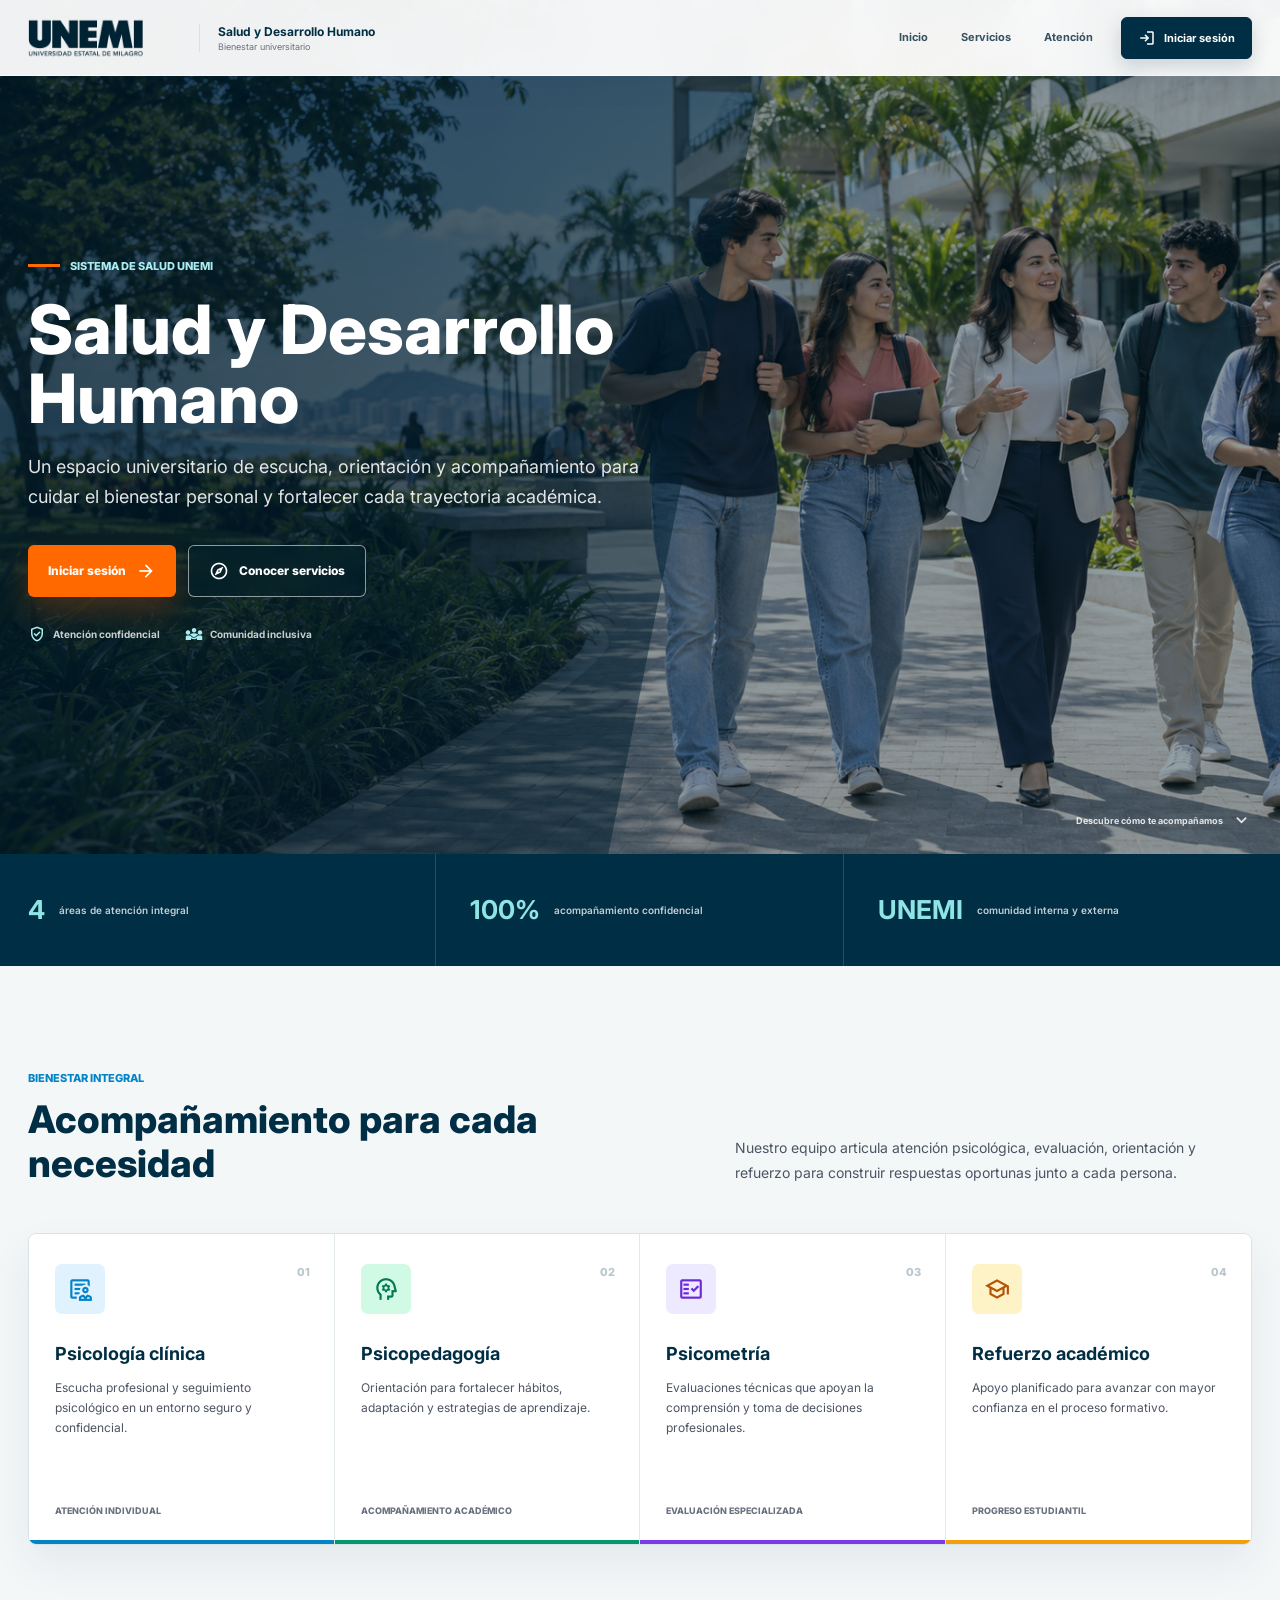
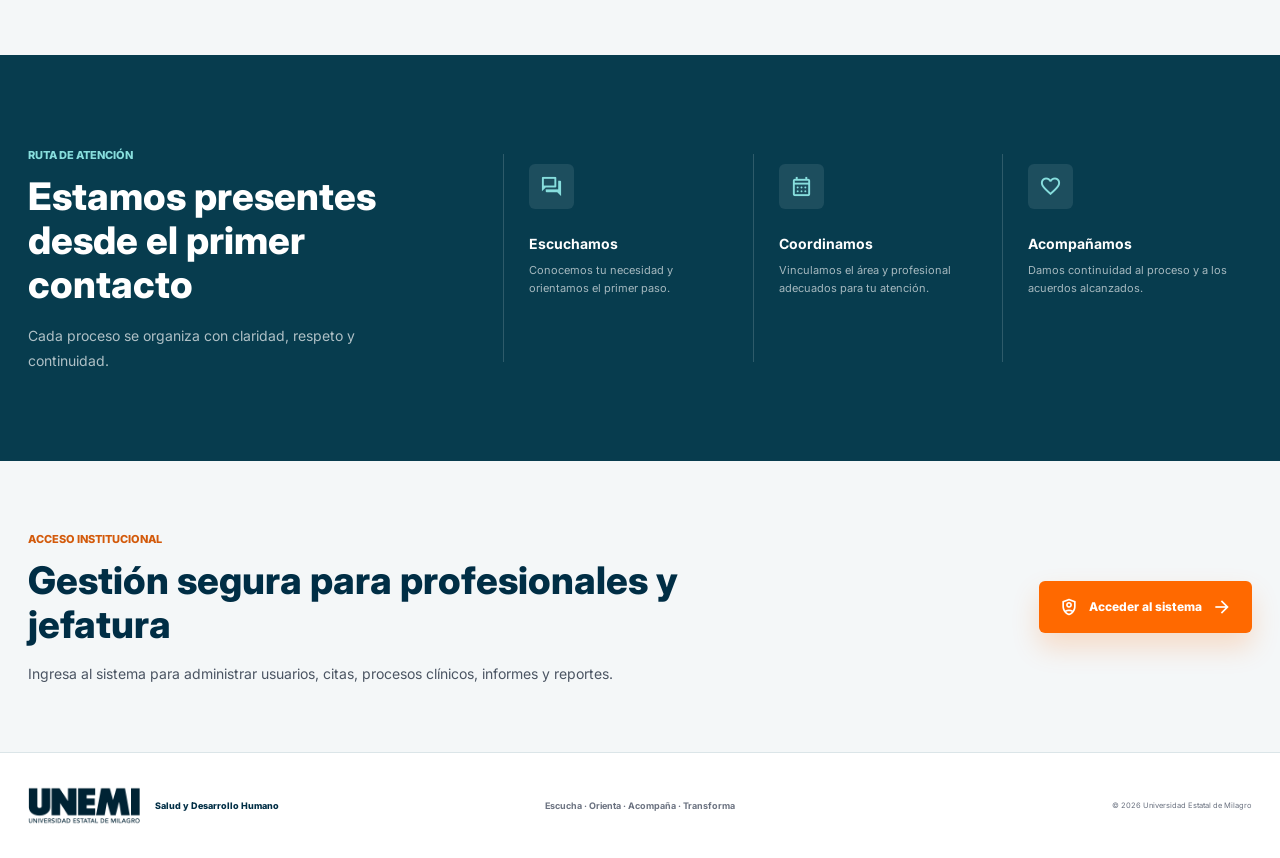
<file: index.html>
<!DOCTYPE html>
<html lang="es">

<head>
    <meta charset="UTF-8">
    <meta name="viewport" content="width=device-width, initial-scale=1.0">
    <meta name="description" content="Sistema de Salud y Desarrollo Humano de la Universidad Estatal de Milagro.">
    <title>Salud y Desarrollo Humano | UNEMI</title>
    <link rel="preconnect" href="https://fonts.googleapis.com">
    <link rel="preconnect" href="https://fonts.gstatic.com" crossorigin>
    <link href="https://fonts.googleapis.com/css2?family=Inter:wght@400;500;600;700;800&family=Material+Symbols+Outlined:opsz,wght,FILL,GRAD@20..48,400,0,0" rel="stylesheet">
    <link rel="stylesheet" href="css/index.css">
</head>

<body>
    <a class="skip-link" href="#contenido">Saltar al contenido</a>

    <header class="site-header" id="siteHeader">
        <a class="site-brand" href="#inicio" aria-label="UNEMI Salud y Desarrollo Humano">
            <img src="img/LOGO-WEB-AZUL.png" alt="Universidad Estatal de Milagro">
            <span><strong>Salud y Desarrollo Humano</strong><small>Bienestar universitario</small></span>
        </a>

        <button class="menu-toggle" id="menuToggle" type="button" aria-label="Abrir menú" aria-controls="siteNav" aria-expanded="false">
            <span class="material-symbols-outlined" aria-hidden="true">menu</span>
        </button>

        <nav class="site-nav" id="siteNav" aria-label="Navegación principal">
            <a href="#inicio">Inicio</a>
            <a href="#servicios">Servicios</a>
            <a href="#atencion">Atención</a>
            <a class="nav-access" id="navAccess" href="html/login.html">
                <span class="material-symbols-outlined" aria-hidden="true">login</span>
                <span>Iniciar sesión</span>
            </a>
        </nav>
    </header>

    <main id="contenido">
        <section class="hero" id="inicio" aria-labelledby="heroTitle">
            <img class="hero-image" src="img/hero-bienestar-unemi.png" alt="Estudiantes y profesional de bienestar recorriendo un campus universitario">
            <div class="hero-overlay" aria-hidden="true"></div>
            <div class="hero-content">
                <span class="hero-kicker"><i></i>Sistema de Salud UNEMI</span>
                <h1 id="heroTitle">Salud y Desarrollo Humano</h1>
                <p>Un espacio universitario de escucha, orientación y acompañamiento para cuidar el bienestar personal y fortalecer cada trayectoria académica.</p>
                <div class="hero-actions">
                    <a class="primary-cta" id="heroAccess" href="html/login.html">
                        <span>Iniciar sesión</span>
                        <span class="material-symbols-outlined" aria-hidden="true">arrow_forward</span>
                    </a>
                    <a class="secondary-cta" href="#servicios">
                        <span class="material-symbols-outlined" aria-hidden="true">explore</span>
                        <span>Conocer servicios</span>
                    </a>
                </div>
                <div class="hero-trust" aria-label="Principios del servicio">
                    <span><span class="material-symbols-outlined" aria-hidden="true">verified_user</span>Atención confidencial</span>
                    <span><span class="material-symbols-outlined" aria-hidden="true">diversity_3</span>Comunidad inclusiva</span>
                </div>
            </div>
            <a class="hero-scroll" href="#servicios" aria-label="Ver servicios">
                <span>Descubre cómo te acompañamos</span>
                <span class="material-symbols-outlined" aria-hidden="true">keyboard_arrow_down</span>
            </a>
        </section>

        <section class="impact-band" aria-label="Compromisos institucionales">
            <div class="impact-inner">
                <article><strong>4</strong><span>áreas de atención integral</span></article>
                <article><strong>100%</strong><span>acompañamiento confidencial</span></article>
                <article><strong>UNEMI</strong><span>comunidad interna y externa</span></article>
            </div>
        </section>

        <section class="services-section" id="servicios" aria-labelledby="servicesTitle">
            <div class="section-intro">
                <div>
                    <span class="section-kicker">Bienestar integral</span>
                    <h2 id="servicesTitle">Acompañamiento para cada necesidad</h2>
                </div>
                <p>Nuestro equipo articula atención psicológica, evaluación, orientación y refuerzo para construir respuestas oportunas junto a cada persona.</p>
            </div>

            <div class="service-grid">
                <article class="service-card clinical">
                    <span class="service-icon material-symbols-outlined" aria-hidden="true">clinical_notes</span>
                    <span class="service-number">01</span>
                    <h3>Psicología clínica</h3>
                    <p>Escucha profesional y seguimiento psicológico en un entorno seguro y confidencial.</p>
                    <span class="service-detail">Atención individual</span>
                </article>
                <article class="service-card learning">
                    <span class="service-icon material-symbols-outlined" aria-hidden="true">psychology</span>
                    <span class="service-number">02</span>
                    <h3>Psicopedagogía</h3>
                    <p>Orientación para fortalecer hábitos, adaptación y estrategias de aprendizaje.</p>
                    <span class="service-detail">Acompañamiento académico</span>
                </article>
                <article class="service-card assessment">
                    <span class="service-icon material-symbols-outlined" aria-hidden="true">fact_check</span>
                    <span class="service-number">03</span>
                    <h3>Psicometría</h3>
                    <p>Evaluaciones técnicas que apoyan la comprensión y toma de decisiones profesionales.</p>
                    <span class="service-detail">Evaluación especializada</span>
                </article>
                <article class="service-card support">
                    <span class="service-icon material-symbols-outlined" aria-hidden="true">school</span>
                    <span class="service-number">04</span>
                    <h3>Refuerzo académico</h3>
                    <p>Apoyo planificado para avanzar con mayor confianza en el proceso formativo.</p>
                    <span class="service-detail">Progreso estudiantil</span>
                </article>
            </div>
        </section>

        <section class="care-section" id="atencion" aria-labelledby="careTitle">
            <div class="care-inner">
                <div class="care-heading">
                    <span class="section-kicker">Ruta de atención</span>
                    <h2 id="careTitle">Estamos presentes desde el primer contacto</h2>
                    <p>Cada proceso se organiza con claridad, respeto y continuidad.</p>
                </div>
                <ol class="care-steps">
                    <li><span class="step-icon material-symbols-outlined" aria-hidden="true">forum</span><div><strong>Escuchamos</strong><p>Conocemos tu necesidad y orientamos el primer paso.</p></div></li>
                    <li><span class="step-icon material-symbols-outlined" aria-hidden="true">calendar_month</span><div><strong>Coordinamos</strong><p>Vinculamos el área y profesional adecuados para tu atención.</p></div></li>
                    <li><span class="step-icon material-symbols-outlined" aria-hidden="true">favorite</span><div><strong>Acompañamos</strong><p>Damos continuidad al proceso y a los acuerdos alcanzados.</p></div></li>
                </ol>
            </div>
        </section>

        <section class="access-section" aria-labelledby="accessTitle">
            <div>
                <span class="section-kicker">Acceso institucional</span>
                <h2 id="accessTitle">Gestión segura para profesionales y jefatura</h2>
                <p>Ingresa al sistema para administrar usuarios, citas, procesos clínicos, informes y reportes.</p>
            </div>
            <a class="access-button" id="bottomAccess" href="html/login.html">
                <span class="material-symbols-outlined" aria-hidden="true">shield_person</span>
                <span>Acceder al sistema</span>
                <span class="material-symbols-outlined" aria-hidden="true">arrow_forward</span>
            </a>
        </section>
    </main>

    <footer class="site-footer">
        <div class="footer-brand">
            <img src="img/LOGO-WEB-AZUL.png" alt="UNEMI">
            <p>Salud y Desarrollo Humano</p>
        </div>
        <p>Escucha · Orienta · Acompaña · Transforma</p>
        <small>© <span id="currentYear">2026</span> Universidad Estatal de Milagro</small>
    </footer>

    <script>
        (function () {
            const menuToggle = document.getElementById("menuToggle");
            const siteNav = document.getElementById("siteNav");
            const siteHeader = document.getElementById("siteHeader");
            const sessionActive = localStorage.getItem("sesionActiva") === "true";

            document.getElementById("currentYear").textContent = new Date().getFullYear();

            if (sessionActive) {
                ["navAccess", "heroAccess", "bottomAccess"].forEach(function (id) {
                    const link = document.getElementById(id);
                    link.href = "html/dashboard.html";
                });
                document.querySelector("#navAccess span:last-child").textContent = "Ir al panel";
                document.querySelector("#heroAccess span:first-child").textContent = "Ir al panel";
                document.querySelector("#bottomAccess span:nth-child(2)").textContent = "Ir al panel de gestión";
            }

            menuToggle.addEventListener("click", function () {
                const open = siteNav.classList.toggle("is-open");
                menuToggle.setAttribute("aria-expanded", String(open));
                menuToggle.setAttribute("aria-label", open ? "Cerrar menú" : "Abrir menú");
                menuToggle.querySelector(".material-symbols-outlined").textContent = open ? "close" : "menu";
            });

            siteNav.querySelectorAll("a").forEach(function (link) {
                link.addEventListener("click", function () {
                    siteNav.classList.remove("is-open");
                    menuToggle.setAttribute("aria-expanded", "false");
                    menuToggle.setAttribute("aria-label", "Abrir menú");
                    menuToggle.querySelector(".material-symbols-outlined").textContent = "menu";
                });
            });

            function updateHeader() {
                siteHeader.classList.toggle("is-scrolled", window.scrollY > 20);
            }

            window.addEventListener("scroll", updateHeader, { passive: true });
            updateHeader();
        }());
    </script>
</body>

</html>
</file>
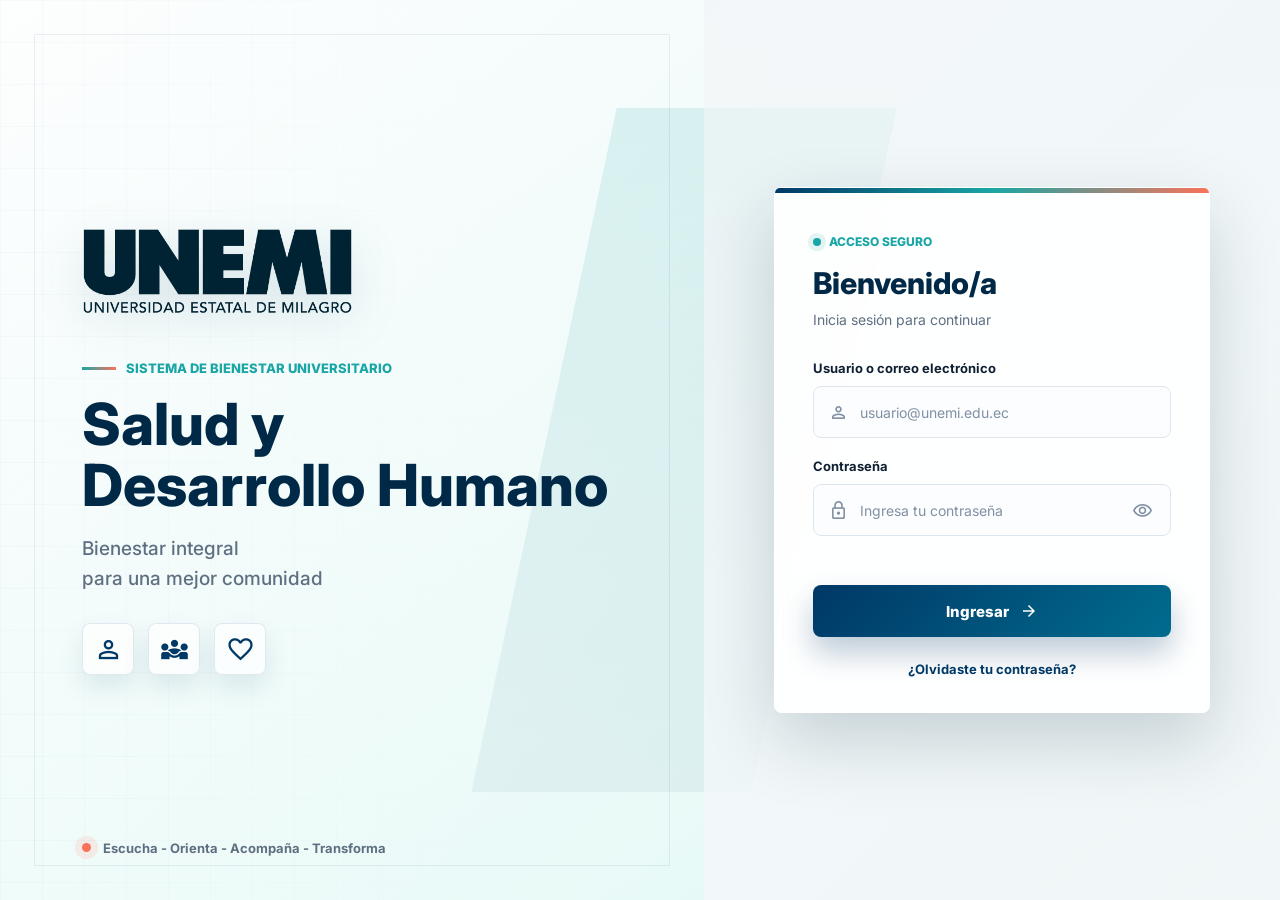
<file: html/login.html>
<!DOCTYPE html>
<html lang="es">
<head>
    <meta charset="UTF-8">
    <meta name="viewport" content="width=device-width, initial-scale=1.0">
    <title>Login - Salud y Desarrollo Humano</title>
    <link rel="stylesheet" href="../css/login.css">
    <link href="https://fonts.googleapis.com/css2?family=Material+Symbols+Outlined" rel="stylesheet" />
</head>
<body>
    <div class="login-wrapper">
        <div class="login-left">
            <div class="login-pattern" aria-hidden="true"></div>

            <div class="brand-content">
                <img src="../img/LOGO-WEB-AZUL.png" alt="Logo UNEMI" class="logo-img">

                <span class="brand-kicker">Sistema de bienestar universitario</span>
                <h2>Salud y<br>Desarrollo Humano</h2>
                <p class="subtitle">Bienestar integral<br>para una mejor comunidad</p>

                <div class="brand-icons">
                    <span class="material-symbols-outlined icon-medium">person</span>
                    <span class="material-symbols-outlined icon-medium">diversity_3</span>
                    <span class="material-symbols-outlined icon-medium">favorite</span>
                </div>
            </div>

            <div class="brand-footer">
                <p>Escucha - Orienta - Acompa&ntilde;a - Transforma</p>
            </div>
        </div>

        <div class="login-right">
            <div class="login-card">
                <div class="card-header">
                    <span class="card-badge">Acceso seguro</span>
                    <h3>Bienvenido/a</h3>
                    <p>Inicia sesi&oacute;n para continuar</p>
                </div>

                <form class="login-form" id="loginForm">
                    <div class="form-group">
                        <label for="username">Usuario o correo electr&oacute;nico</label>
                        <div class="input-wrapper">
                            <span class="material-symbols-outlined input-icon-left">person</span>
                            <input type="text" id="username" placeholder="usuario@unemi.edu.ec" required>
                        </div>
                    </div>

                    <div class="form-group">
                        <label for="password">Contrase&ntilde;a</label>
                        <div class="input-wrapper">
                            <span class="material-symbols-outlined input-icon-left">lock</span>
                            <input type="password" id="password" placeholder="Ingresa tu contrase&ntilde;a" required>
                            <button class="password-toggle" type="button" aria-label="Mostrar contrase&ntilde;a">
                                <span class="material-symbols-outlined">visibility</span>
                            </button>
                        </div>
                    </div>

                    <p class="login-error" id="loginError" role="alert" aria-live="polite"></p>

                    <button type="submit" class="btn-ingresar">
                        <span>Ingresar</span>
                        <span class="material-symbols-outlined">arrow_forward</span>
                    </button>

                    <a href="#" class="forgot-password">&iquest;Olvidaste tu contrase&ntilde;a?</a>
                </form>
            </div>
        </div>
    </div>

    <script>
        const passwordInput = document.getElementById('password');
        const passwordToggle = document.querySelector('.password-toggle');
        const passwordToggleIcon = passwordToggle.querySelector('.material-symbols-outlined');
        const loginForm = document.getElementById('loginForm');
        const usernameInput = document.getElementById('username');
        const loginError = document.getElementById('loginError');

        const usuarioPredefinido = {
            usuario: 'admin',
            correo: 'admin@unemi.edu.ec',
            password: 'admin123',
            nombre: 'Administrador UNEMI',
            rol: 'Jefe de Area'
        };

        if (localStorage.getItem('sesionActiva') === 'true') {
            window.location.href = 'dashboard.html';
        }

        passwordToggle.addEventListener('click', () => {
            const isPassword = passwordInput.type === 'password';

            passwordInput.type = isPassword ? 'text' : 'password';
            passwordToggleIcon.textContent = isPassword ? 'visibility_off' : 'visibility';
            passwordToggle.setAttribute(
                'aria-label',
                isPassword ? 'Ocultar contrase\u00f1a' : 'Mostrar contrase\u00f1a'
            );
        });

        loginForm.addEventListener('submit', (event) => {
            event.preventDefault();

            const username = usernameInput.value.trim().toLowerCase();
            const password = passwordInput.value;

            const usuarioValido =
                username === usuarioPredefinido.usuario ||
                username === usuarioPredefinido.correo;

            if (usuarioValido && password === usuarioPredefinido.password) {
                localStorage.setItem('sesionActiva', 'true');
                localStorage.setItem(
                    'usuarioActual',
                    JSON.stringify({
                        nombre: usuarioPredefinido.nombre,
                        rol: usuarioPredefinido.rol,
                        correo: usuarioPredefinido.correo
                    })
                );

                window.location.href = 'dashboard.html';
                return;
            }

            loginError.textContent = 'Usuario o contrase\u00f1a incorrectos.';
            passwordInput.value = '';
            passwordInput.focus();
        });
    </script>
</body>
</html>
</file>
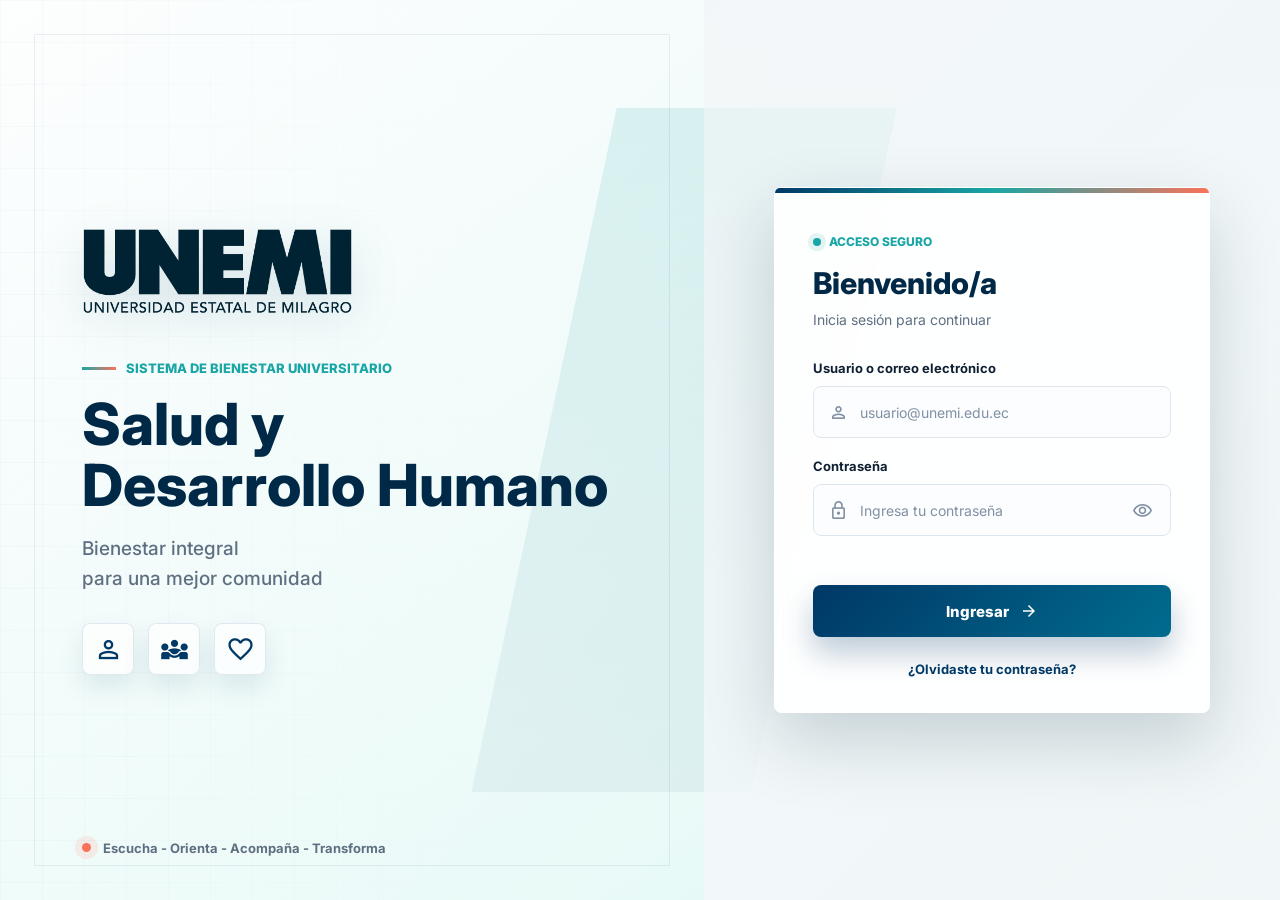
<file: html/registro.html>
<!DOCTYPE html>
<html lang="es">

<head>
    <meta charset="UTF-8">
    <meta name="viewport" content="width=device-width, initial-scale=1.0">
    <title>UNEMI - Registro de paciente</title>
    <link rel="stylesheet" href="../css/root.css">
    <link rel="stylesheet" href="../css/dashboard.css">
    <link rel="stylesheet" href="../css/registro.css">
    <link rel="preconnect" href="https://fonts.googleapis.com">
    <link rel="preconnect" href="https://fonts.gstatic.com" crossorigin>
    <link href="https://fonts.googleapis.com/css2?family=Inter:wght@400;500;600;700;800&family=Material+Symbols+Outlined:opsz,wght,FILL,GRAD@20..48,400,0,0" rel="stylesheet">
</head>

<body>
    <header class="topbar">
        <button class="icon-button menu-button" id="menuButton" type="button" aria-label="Mostrar u ocultar menú">
            <span class="material-symbols-outlined" aria-hidden="true">menu</span>
        </button>

        <a class="brand" href="dashboard.html" aria-label="Ir al panel de inicio">
            <img src="../img/LOGO-WEB-AZUL.png" alt="UNEMI Universidad Estatal de Milagro">
        </a>

        <div class="product-name">
            <strong>Salud y Desarrollo Humano</strong>
            <span>Gestión integral de bienestar</span>
        </div>

        <div class="page-context">
            <span class="material-symbols-outlined" aria-hidden="true">person_add</span>
            Registro de pacientes
        </div>

        <div class="topbar-actions">
            <button class="user-menu" id="userMenuButton" type="button" aria-expanded="false">
                <span class="avatar" id="userInitials">AU</span>
                <span class="user-copy">
                    <strong id="currentUserName">Administrador UNEMI</strong>
                    <small>Vista de Jefatura</small>
                </span>
                <span class="material-symbols-outlined" aria-hidden="true">expand_more</span>
            </button>
            <div class="popover user-popover" id="userPopover" hidden>
                <button id="logoutButton" type="button">
                    <span class="material-symbols-outlined" aria-hidden="true">logout</span>
                    Cerrar sesión
                </button>
            </div>
        </div>
    </header>

    <aside class="sidebar">
        <nav aria-label="Navegación principal">
            <a href="dashboard.html#inicio">
                <span class="material-symbols-outlined">home</span><span>Inicio</span>
            </a>
            <a href="dashboard.html#usuarios" class="active">
                <span class="material-symbols-outlined">groups</span><span>Usuarios</span>
            </a>
            <a href="dashboard.html#agendamiento">
                <span class="material-symbols-outlined">calendar_month</span><span>Agendamiento</span>
            </a>
            <button class="nav-section submenu-toggle" id="attentionToggle" type="button" aria-expanded="true">
                <span class="material-symbols-outlined">medical_services</span><span>Atenciones</span><span class="material-symbols-outlined nav-chevron">keyboard_arrow_up</span>
            </button>
            <div class="submenu is-open" id="attentionSubmenu">
                <a href="dashboard.html#clinica"><span class="material-symbols-outlined">stethoscope</span><span>Clínica</span></a>
                <a href="dashboard.html#psicopedagogica"><span class="material-symbols-outlined">psychology</span><span>Psicopedagogía</span></a>
                <a href="dashboard.html#psicometrica"><span class="material-symbols-outlined">fact_check</span><span>Psicométrica</span></a>
            </div>
            <a href="dashboard.html#refuerzo"><span class="material-symbols-outlined">school</span><span>Refuerzo</span></a>
            <a href="dashboard.html#derivaciones"><span class="material-symbols-outlined">sync_alt</span><span>Derivaciones</span></a>
            <a href="dashboard.html#informes"><span class="material-symbols-outlined">description</span><span>Informes</span></a>
            <a href="dashboard.html#reportes"><span class="material-symbols-outlined">bar_chart</span><span>Reportes</span></a>
            <a href="dashboard.html#administracion"><span class="material-symbols-outlined">settings</span><span>Administración</span></a>
        </nav>
        <div class="sidebar-footer">
            <span class="material-symbols-outlined" aria-hidden="true">favorite</span>
            <p>Bienestar integral para una mejor comunidad</p>
        </div>
    </aside>

    <main class="workspace">
        <section class="section-view registration-view">
            <header class="section-heading">
                <div>
                    <span class="breadcrumb">Usuarios / Nuevo registro</span>
                    <h1>Registrar paciente</h1>
                    <p>Completa la información personal, clasificación y datos de contacto.</p>
                </div>
                <a class="secondary-button" href="dashboard.html#usuarios">
                    <span class="material-symbols-outlined" aria-hidden="true">arrow_back</span>
                    Volver al directorio
                </a>
            </header>

            <form id="registrationForm" class="registration-form" novalidate>
                <section class="form-section">
                    <div class="form-section-heading">
                        <span class="section-number">1</span>
                        <div>
                            <h2>Identificación del paciente</h2>
                            <p>Datos requeridos para crear el expediente único.</p>
                        </div>
                    </div>

                    <div class="form-grid">
                        <label class="form-field">Nombres
                            <input id="firstNames" name="firstNames" type="text" placeholder="Ej. Daniela Alejandra" autocomplete="given-name" required>
                            <span class="field-error"></span>
                        </label>
                        <label class="form-field">Apellidos
                            <input id="lastNames" name="lastNames" type="text" placeholder="Ej. Mendoza Ruiz" autocomplete="family-name" required>
                            <span class="field-error"></span>
                        </label>
                        <label class="form-field">Tipo de documento
                            <select id="documentType" name="documentType" required>
                                <option value="Cédula">Cédula</option>
                                <option value="Pasaporte">Pasaporte</option>
                            </select>
                            <span class="field-error"></span>
                        </label>
                        <label class="form-field">Cédula o pasaporte
                            <input id="documentNumber" name="documentNumber" type="text" placeholder="Número de identificación" maxlength="20" autocomplete="off" required>
                            <span class="field-error"></span>
                        </label>
                        <label class="form-field">Fecha de nacimiento
                            <input id="birthDate" name="birthDate" type="date" required>
                            <span class="field-error"></span>
                        </label>
                        <div class="age-result" id="ageResult" aria-live="polite">
                            <span class="material-symbols-outlined" aria-hidden="true">cake</span>
                            <div><small>Edad calculada</small><strong>Selecciona la fecha de nacimiento</strong></div>
                        </div>
                    </div>
                </section>

                <section class="form-section">
                    <div class="form-section-heading">
                        <span class="section-number">2</span>
                        <div>
                            <h2>Clasificación y contacto</h2>
                            <p>El tipo de paciente se selecciona manualmente.</p>
                        </div>
                    </div>

                    <div class="form-grid">
                        <label class="form-field">Tipo de paciente
                            <select id="patientType" name="patientType" required>
                                <option value="">Selecciona una opción</option>
                                <option value="Interno">Interno UNEMI</option>
                                <option value="Externo">Externo</option>
                            </select>
                            <span class="field-error"></span>
                        </label>
                        <label class="form-field">Género
                            <select id="gender" name="gender" required>
                                <option value="">Selecciona una opción</option>
                                <option value="Femenino">Femenino</option>
                                <option value="Masculino">Masculino</option>
                                <option value="Otro">Otro</option>
                                <option value="Prefiere no indicar">Prefiere no indicar</option>
                            </select>
                            <span class="field-error"></span>
                        </label>
                        <label class="form-field full">Carrera, unidad o institución de procedencia
                            <input id="origin" name="origin" type="text" placeholder="Ej. Ingeniería Industrial / Unidad Educativa...">
                            <span class="field-help" id="originHelp">Para pacientes internos, registra su carrera o unidad UNEMI.</span>
                        </label>
                        <label class="form-field">Teléfono / WhatsApp
                            <input id="phone" name="phone" type="tel" placeholder="09XXXXXXXX" inputmode="numeric" maxlength="10" autocomplete="tel" required>
                            <span class="field-error"></span>
                        </label>
                        <label class="form-field">Correo electrónico
                            <input id="email" name="email" type="email" placeholder="usuario@unemi.edu.ec" autocomplete="email" required>
                            <span class="field-error"></span>
                        </label>
                    </div>
                </section>

                <section class="form-section representative-section" id="representativeSection" hidden>
                    <div class="form-section-heading">
                        <span class="section-number warning">3</span>
                        <div>
                            <h2>Datos del representante legal</h2>
                            <p>Obligatorio porque el paciente es menor de 18 años.</p>
                        </div>
                        <span class="required-badge"><span class="material-symbols-outlined">gpp_good</span>Validación requerida</span>
                    </div>

                    <div class="minor-alert">
                        <span class="material-symbols-outlined" aria-hidden="true">family_restroom</span>
                        <p>Registra al adulto responsable y adjunta una copia legible de su cédula en formato PDF.</p>
                    </div>

                    <div class="form-grid">
                        <label class="form-field">Nombres y apellidos
                            <input id="representativeName" name="representativeName" type="text" placeholder="Nombre completo del representante">
                            <span class="field-error"></span>
                        </label>
                        <label class="form-field">Cédula del representante
                            <input id="representativeDocument" name="representativeDocument" type="text" placeholder="10 dígitos" inputmode="numeric" maxlength="10">
                            <span class="field-error"></span>
                        </label>
                        <label class="form-field">Parentesco
                            <select id="relationship" name="relationship">
                                <option value="">Selecciona una opción</option>
                                <option value="Madre">Madre</option>
                                <option value="Padre">Padre</option>
                                <option value="Tutor legal">Tutor legal</option>
                                <option value="Otro">Otro</option>
                            </select>
                            <span class="field-error"></span>
                        </label>
                        <label class="form-field">Contacto
                            <input id="representativeContact" name="representativeContact" type="tel" placeholder="Teléfono o WhatsApp" inputmode="numeric" maxlength="10">
                            <span class="field-error"></span>
                        </label>
                        <label class="file-field full" id="representativeFileLabel">
                            <input id="representativePdf" name="representativePdf" type="file" accept="application/pdf,.pdf">
                            <span class="file-icon material-symbols-outlined" aria-hidden="true">upload_file</span>
                            <span class="file-copy"><strong id="fileTitle">Adjuntar cédula del representante</strong><small id="fileDescription">Solo PDF · máximo recomendado 5 MB</small></span>
                            <span class="file-button">Seleccionar PDF</span>
                        </label>
                        <span class="field-error file-error" id="fileError"></span>
                    </div>
                </section>

                <section class="form-section observations-section">
                    <div class="form-section-heading">
                        <span class="section-number" id="observationsNumber">3</span>
                        <div>
                            <h2>Información complementaria</h2>
                            <p>Notas relevantes para el equipo de atención.</p>
                        </div>
                    </div>
                    <label class="form-field full">Observaciones
                        <textarea id="observations" name="observations" rows="4" placeholder="Antecedentes, necesidades de accesibilidad u otra información relevante"></textarea>
                    </label>
                </section>

                <div class="form-actions">
                    <a class="secondary-button" href="dashboard.html#usuarios">Cancelar</a>
                    <button class="primary-button submit-registration" type="submit">
                        <span class="material-symbols-outlined" aria-hidden="true">person_add</span>
                        Registrar paciente
                    </button>
                </div>
            </form>
        </section>
    </main>

    <footer class="page-footer">Sistema de Salud UNEMI · 2026</footer>

    <div class="toast" id="toast" role="status" aria-live="polite">
        <span class="material-symbols-outlined" aria-hidden="true">check_circle</span>
        <span id="toastMessage">Paciente registrado correctamente.</span>
    </div>

    <script src="../js/registro.js"></script>
</body>

</html>
</file>
<file: css/index.css>
@import url("root.css");

* {
    box-sizing: border-box;
}

html {
    min-width: 320px;
    scroll-behavior: smooth;
    background: #f4f7f8;
}

body {
    min-width: 320px;
    margin: 0;
    color: var(--gray-800);
    background: #f4f7f8;
    font-family: var(--font-family);
    letter-spacing: 0;
}

button,
a {
    font: inherit;
}

a {
    color: inherit;
}

img {
    display: block;
    max-width: 100%;
}

.material-symbols-outlined {
    font-size: 20px;
    font-variation-settings: "FILL" 0, "wght" 400, "GRAD" 0, "opsz" 24;
}

.skip-link {
    position: fixed;
    z-index: 500;
    top: 8px;
    left: 8px;
    padding: 10px 14px;
    color: var(--white);
    background: var(--unemi-blue);
    font-size: 12px;
    font-weight: 800;
    text-decoration: none;
    transform: translateY(-140%);
}

.skip-link:focus {
    transform: translateY(0);
}

.site-header {
    position: fixed;
    z-index: 100;
    top: 0;
    right: 0;
    left: 0;
    display: flex;
    height: 76px;
    align-items: center;
    gap: 30px;
    padding: 0 max(28px, calc((100vw - 1280px) / 2));
    border-bottom: 1px solid rgb(255 255 255 / 58%);
    background: rgb(255 255 255 / 94%);
    box-shadow: 0 8px 28px rgb(0 46 69 / 7%);
    backdrop-filter: blur(16px);
    transition: height 0.2s ease, box-shadow 0.2s ease;
}

.site-header.is-scrolled {
    height: 68px;
    box-shadow: 0 8px 30px rgb(0 46 69 / 13%);
}

.site-brand {
    display: flex;
    min-width: 0;
    align-items: center;
    gap: 18px;
    color: var(--unemi-blue);
    text-decoration: none;
}

.site-brand img {
    width: 153px;
    height: 46px;
    object-fit: contain;
    object-position: left center;
}

.site-brand > span {
    display: flex;
    min-width: 0;
    flex-direction: column;
    gap: 2px;
    padding-left: 18px;
    border-left: 1px solid #d7e2e6;
}

.site-brand strong,
.site-brand small {
    overflow: hidden;
    text-overflow: ellipsis;
    white-space: nowrap;
}

.site-brand strong {
    font-size: 12px;
}

.site-brand small {
    color: var(--gray-500);
    font-size: 9px;
}

.site-nav {
    display: flex;
    align-items: center;
    gap: 7px;
    margin-left: auto;
}

.site-nav > a {
    display: inline-flex;
    min-height: 38px;
    align-items: center;
    justify-content: center;
    padding: 0 13px;
    border-bottom: 2px solid transparent;
    color: #36515f;
    font-size: 11px;
    font-weight: 700;
    text-decoration: none;
}

.site-nav > a:not(.nav-access):hover,
.site-nav > a:not(.nav-access):focus-visible {
    border-bottom-color: var(--health-blue);
    color: var(--unemi-blue);
    outline: none;
}

.site-nav .nav-access {
    gap: 8px;
    min-height: 42px;
    margin-left: 8px;
    padding: 0 16px;
    border: 1px solid var(--unemi-blue);
    border-radius: 6px;
    color: var(--white);
    background: var(--unemi-blue);
    box-shadow: 0 8px 20px rgb(0 46 69 / 18%);
}

.site-nav .nav-access:hover,
.site-nav .nav-access:focus-visible {
    border-color: #005879;
    background: #005879;
    outline: none;
}

.site-nav .nav-access .material-symbols-outlined {
    font-size: 18px;
}

.menu-toggle {
    display: none;
    width: 42px;
    height: 42px;
    flex: 0 0 42px;
    place-items: center;
    padding: 0;
    border: 1px solid #d8e3e7;
    border-radius: 6px;
    color: var(--unemi-blue);
    background: var(--white);
}

.hero {
    position: relative;
    display: flex;
    height: calc(100svh - 46px);
    min-height: 660px;
    max-height: 900px;
    align-items: center;
    overflow: hidden;
    isolation: isolate;
}

.hero-image {
    position: absolute;
    z-index: -3;
    inset: 0;
    width: 100%;
    height: 100%;
    object-fit: cover;
    object-position: center 44%;
}

.hero-overlay {
    position: absolute;
    z-index: -2;
    inset: 0;
    background: rgb(0 33 49 / 43%);
}

.hero::after {
    position: absolute;
    z-index: -1;
    inset: 0;
    width: 66%;
    background: rgb(0 31 47 / 48%);
    clip-path: polygon(0 0, 92% 0, 72% 100%, 0 100%);
    content: "";
}

.hero-content {
    width: min(100%, 1280px);
    margin: 0 auto;
    padding: 112px 28px 72px;
    color: var(--white);
}

.hero-content > * {
    max-width: 650px;
}

.hero-kicker,
.section-kicker {
    display: inline-flex;
    align-items: center;
    gap: 10px;
    font-size: 11px;
    font-weight: 800;
    text-transform: uppercase;
}

.hero-kicker {
    color: #a8edf0;
}

.hero-kicker i {
    display: block;
    width: 32px;
    height: 3px;
    background: var(--unemi-orange);
}

.hero h1 {
    margin: 22px 0 18px;
    color: var(--white);
    font-size: 68px;
    font-weight: 800;
    line-height: 1.02;
}

.hero-content > p {
    margin: 0;
    color: rgb(255 255 255 / 88%);
    font-size: 18px;
    line-height: 1.7;
}

.hero-actions {
    display: flex;
    align-items: center;
    gap: 12px;
    margin-top: 32px;
}

.primary-cta,
.secondary-cta,
.access-button {
    display: inline-flex;
    min-height: 52px;
    align-items: center;
    justify-content: center;
    gap: 10px;
    padding: 0 20px;
    border-radius: 6px;
    font-size: 12px;
    font-weight: 800;
    text-decoration: none;
    transition: transform 0.2s ease, background 0.2s ease, border-color 0.2s ease;
}

.primary-cta {
    color: var(--white);
    background: var(--unemi-orange);
    box-shadow: 0 14px 30px rgb(255 105 0 / 25%);
}

.primary-cta:hover,
.primary-cta:focus-visible {
    background: #e75f00;
    outline: none;
    transform: translateY(-2px);
}

.secondary-cta {
    border: 1px solid rgb(255 255 255 / 55%);
    color: var(--white);
    background: rgb(0 33 49 / 34%);
    backdrop-filter: blur(8px);
}

.secondary-cta:hover,
.secondary-cta:focus-visible {
    border-color: var(--white);
    background: rgb(0 33 49 / 58%);
    outline: none;
}

.hero-trust {
    display: flex;
    gap: 25px;
    margin-top: 28px;
    color: rgb(255 255 255 / 78%);
}

.hero-trust > span {
    display: inline-flex;
    align-items: center;
    gap: 7px;
    font-size: 10px;
    font-weight: 700;
}

.hero-trust .material-symbols-outlined {
    color: #a8edf0;
    font-size: 18px;
}

.hero-scroll {
    position: absolute;
    right: max(28px, calc((100vw - 1280px) / 2));
    bottom: 23px;
    display: inline-flex;
    align-items: center;
    gap: 8px;
    color: rgb(255 255 255 / 84%);
    font-size: 9px;
    font-weight: 700;
    text-decoration: none;
}

.hero-scroll .material-symbols-outlined {
    font-size: 21px;
}

.impact-band {
    color: var(--white);
    background: var(--unemi-blue);
}

.impact-inner {
    display: grid;
    width: min(100%, 1280px);
    grid-template-columns: repeat(3, minmax(0, 1fr));
    margin: 0 auto;
    padding: 0 28px;
}

.impact-inner article {
    display: flex;
    min-height: 112px;
    align-items: center;
    gap: 14px;
    padding: 23px 34px;
    border-right: 1px solid rgb(255 255 255 / 15%);
}

.impact-inner article:first-child {
    padding-left: 0;
}

.impact-inner article:last-child {
    padding-right: 0;
    border-right: 0;
}

.impact-inner strong {
    color: #8ee5e4;
    font-size: 26px;
    line-height: 1;
}

.impact-inner span {
    max-width: 150px;
    color: rgb(255 255 255 / 76%);
    font-size: 10px;
    font-weight: 600;
    line-height: 1.5;
}

.services-section {
    width: min(100%, 1280px);
    margin: 0 auto;
    padding: 100px 28px 110px;
    scroll-margin-top: 76px;
}

.section-intro {
    display: grid;
    grid-template-columns: minmax(340px, 0.9fr) minmax(360px, 0.72fr);
    align-items: end;
    justify-content: space-between;
    gap: 60px;
    margin-bottom: 48px;
}

.section-kicker {
    margin-bottom: 12px;
    color: var(--health-blue);
}

.section-intro h2,
.care-heading h2,
.access-section h2 {
    margin: 0;
    color: var(--unemi-blue);
    font-size: 38px;
    font-weight: 800;
    line-height: 1.16;
}

.section-intro > p,
.care-heading > p,
.access-section > div > p {
    margin: 0;
    color: var(--gray-600);
    font-size: 14px;
    line-height: 1.75;
}

.service-grid {
    display: grid;
    grid-template-columns: repeat(4, minmax(0, 1fr));
    border: 1px solid #d8e3e7;
    border-radius: 8px;
    overflow: hidden;
    background: var(--white);
    box-shadow: 0 18px 42px rgb(0 46 69 / 7%);
}

.service-card {
    position: relative;
    min-width: 0;
    min-height: 310px;
    padding: 30px 26px 27px;
    border-right: 1px solid #e1e8ea;
    background: var(--white);
}

.service-card:last-child {
    border-right: 0;
}

.service-card::after {
    position: absolute;
    right: 0;
    bottom: 0;
    left: 0;
    height: 4px;
    background: var(--health-blue);
    content: "";
}

.service-card.learning::after { background: var(--health-green); }
.service-card.assessment::after { background: #7c3aed; }
.service-card.support::after { background: #f59e0b; }

.service-icon {
    display: grid;
    width: 50px;
    height: 50px;
    place-items: center;
    border-radius: 7px;
    color: var(--health-blue);
    background: #e0f2fe;
    font-size: 26px;
}

.learning .service-icon { color: #047857; background: #d1fae5; }
.assessment .service-icon { color: #6d28d9; background: #ede9fe; }
.support .service-icon { color: #b45309; background: #fef3c7; }

.service-number {
    position: absolute;
    top: 31px;
    right: 24px;
    color: #b9c6cc;
    font-size: 11px;
    font-weight: 800;
}

.service-card h3 {
    margin: 28px 0 12px;
    color: var(--unemi-blue);
    font-size: 18px;
    line-height: 1.3;
}

.service-card p {
    margin: 0;
    color: var(--gray-600);
    font-size: 12px;
    line-height: 1.7;
}

.service-detail {
    position: absolute;
    right: 26px;
    bottom: 28px;
    left: 26px;
    color: var(--gray-500);
    font-size: 9px;
    font-weight: 800;
    text-transform: uppercase;
}

.care-section {
    color: var(--white);
    background: #073c4e;
    scroll-margin-top: 68px;
}

.care-inner {
    display: grid;
    width: min(100%, 1280px);
    grid-template-columns: minmax(300px, 0.7fr) minmax(560px, 1.3fr);
    align-items: center;
    gap: 72px;
    margin: 0 auto;
    padding: 88px 28px;
}

.care-heading .section-kicker {
    color: #87dedd;
}

.care-heading h2 {
    color: var(--white);
}

.care-heading > p {
    margin-top: 18px;
    color: rgb(255 255 255 / 68%);
}

.care-steps {
    display: grid;
    grid-template-columns: repeat(3, minmax(0, 1fr));
    gap: 0;
    margin: 0;
    padding: 0;
    list-style: none;
}

.care-steps li {
    min-width: 0;
    min-height: 208px;
    padding: 10px 24px 10px 25px;
    border-left: 1px solid rgb(255 255 255 / 16%);
}

.step-icon {
    display: grid;
    width: 45px;
    height: 45px;
    place-items: center;
    border-radius: 6px;
    color: #87dedd;
    background: rgb(255 255 255 / 9%);
    font-size: 23px;
}

.care-steps strong {
    display: block;
    margin-top: 26px;
    color: var(--white);
    font-size: 14px;
}

.care-steps p {
    margin: 9px 0 0;
    color: rgb(255 255 255 / 64%);
    font-size: 11px;
    line-height: 1.65;
}

.access-section {
    display: flex;
    width: min(100%, 1280px);
    min-height: 290px;
    align-items: center;
    justify-content: space-between;
    gap: 60px;
    margin: 0 auto;
    padding: 66px 28px;
}

.access-section > div {
    max-width: 680px;
}

.access-section .section-kicker {
    color: #d35a0b;
}

.access-section > div > p {
    margin-top: 15px;
}

.access-button {
    flex: 0 0 auto;
    color: var(--white);
    background: var(--unemi-orange);
    box-shadow: 0 14px 28px rgb(255 105 0 / 20%);
}

.access-button:hover,
.access-button:focus-visible {
    background: #e75f00;
    outline: none;
    transform: translateY(-2px);
}

.site-footer {
    display: grid;
    grid-template-columns: 1fr auto 1fr;
    align-items: center;
    gap: 30px;
    padding: 30px max(28px, calc((100vw - 1280px) / 2));
    border-top: 1px solid #dbe5e8;
    color: var(--gray-500);
    background: var(--white);
    font-size: 9px;
}

.footer-brand {
    display: flex;
    align-items: center;
    gap: 15px;
}

.footer-brand img {
    width: 112px;
}

.footer-brand p,
.site-footer > p,
.site-footer small {
    margin: 0;
}

.footer-brand p {
    color: var(--unemi-blue);
    font-weight: 800;
}

.site-footer > p {
    font-weight: 700;
}

.site-footer small {
    justify-self: end;
}

@media (max-width: 1050px) {
    .site-brand > span {
        display: none;
    }

    .hero h1 {
        font-size: 58px;
    }

    .service-grid {
        grid-template-columns: repeat(2, minmax(0, 1fr));
    }

    .service-card:nth-child(2) {
        border-right: 0;
    }

    .service-card:nth-child(-n + 2) {
        border-bottom: 1px solid #e1e8ea;
    }

    .care-inner {
        grid-template-columns: 1fr;
        gap: 48px;
    }
}

@media (max-width: 760px) {
    .site-header,
    .site-header.is-scrolled {
        height: 66px;
        padding: 0 18px;
    }

    .site-brand img {
        width: 120px;
        height: 39px;
    }

    .menu-toggle {
        display: grid;
        margin-left: auto;
    }

    .site-nav {
        position: absolute;
        top: 66px;
        right: 14px;
        left: 14px;
        display: none;
        align-items: stretch;
        flex-direction: column;
        gap: 0;
        padding: 8px;
        border: 1px solid #d9e4e7;
        border-radius: 8px;
        background: var(--white);
        box-shadow: 0 18px 38px rgb(0 46 69 / 16%);
    }

    .site-nav.is-open {
        display: flex;
    }

    .site-nav > a {
        min-height: 43px;
        justify-content: flex-start;
        padding: 0 12px;
        border-bottom: 0;
    }

    .site-nav .nav-access {
        justify-content: center;
        margin: 7px 0 0;
    }

    .hero {
        height: calc(100svh - 38px);
        min-height: 650px;
        max-height: 800px;
    }

    .hero-image {
        object-position: 63% center;
    }

    .hero-overlay {
        background: rgb(0 31 47 / 61%);
    }

    .hero::after {
        display: none;
    }

    .hero-content {
        align-self: flex-end;
        padding: 104px 22px 78px;
    }

    .hero-content > * {
        max-width: 540px;
    }

    .hero h1 {
        max-width: 480px;
        margin-top: 17px;
        font-size: 45px;
        line-height: 1.06;
    }

    .hero-content > p {
        font-size: 15px;
        line-height: 1.65;
    }

    .hero-scroll {
        display: none;
    }

    .impact-inner {
        grid-template-columns: 1fr;
        padding: 0 22px;
    }

    .impact-inner article,
    .impact-inner article:first-child,
    .impact-inner article:last-child {
        min-height: 82px;
        padding: 18px 0;
        border-right: 0;
        border-bottom: 1px solid rgb(255 255 255 / 14%);
    }

    .impact-inner article:last-child {
        border-bottom: 0;
    }

    .services-section {
        padding: 76px 22px 82px;
    }

    .section-intro {
        grid-template-columns: 1fr;
        gap: 22px;
        margin-bottom: 34px;
    }

    .section-intro h2,
    .care-heading h2,
    .access-section h2 {
        font-size: 31px;
    }

    .care-inner {
        padding: 72px 22px;
    }

    .care-steps {
        grid-template-columns: 1fr;
    }

    .care-steps li {
        display: grid;
        min-height: 0;
        grid-template-columns: 45px minmax(0, 1fr);
        gap: 15px;
        padding: 20px 0;
        border-left: 0;
        border-bottom: 1px solid rgb(255 255 255 / 14%);
    }

    .care-steps li:last-child {
        border-bottom: 0;
    }

    .care-steps strong {
        margin-top: 1px;
    }

    .access-section {
        min-height: 0;
        align-items: flex-start;
        flex-direction: column;
        gap: 30px;
        padding: 62px 22px;
    }

    .access-button {
        width: 100%;
    }

    .site-footer {
        grid-template-columns: 1fr;
        justify-items: center;
        gap: 17px;
        padding: 30px 22px;
        text-align: center;
    }

    .site-footer small {
        justify-self: center;
    }
}

@media (max-width: 520px) {
    .hero {
        min-height: 680px;
    }

    .hero-content {
        padding-right: 18px;
        padding-left: 18px;
    }

    .hero h1 {
        font-size: 39px;
    }

    .hero-actions {
        align-items: stretch;
        flex-direction: column;
    }

    .hero-actions a {
        width: 100%;
    }

    .hero-trust {
        align-items: flex-start;
        flex-direction: column;
        gap: 10px;
    }

    .service-grid {
        grid-template-columns: 1fr;
    }

    .service-card,
    .service-card:nth-child(2) {
        min-height: 280px;
        border-right: 0;
        border-bottom: 1px solid #e1e8ea;
    }

    .service-card:last-child {
        border-bottom: 0;
    }
}

@media (max-height: 700px) and (min-width: 761px) {
    .hero {
        min-height: 620px;
    }

    .hero h1 {
        font-size: 58px;
    }

    .hero-content {
        padding-top: 94px;
        padding-bottom: 52px;
    }

    .hero-actions {
        margin-top: 22px;
    }

    .hero-trust {
        margin-top: 18px;
    }
}

@media (prefers-reduced-motion: reduce) {
    html {
        scroll-behavior: auto;
    }

    *,
    *::before,
    *::after {
        transition: none !important;
    }
}
</file>
<file: css/login.css>
@import url('https://fonts.googleapis.com/css2?family=Inter:wght@400;500;600;700;800&display=swap');

:root {
    --primary-blue: #003866;
    --primary-blue-dark: #002947;
    --aqua: #1aa6a6;
    --aqua-soft: #e9fbf8;
    --coral: #f9735b;
    --text-dark: #102033;
    --text-gray: #5f6f82;
    --text-muted: #8190a3;
    --border-color: #dce6ef;
    --surface: #ffffff;
    --page-bg: #f5fafb;
    --shadow-soft: 0 18px 50px rgba(11, 50, 78, 0.14);
    --shadow-card: 0 28px 70px rgba(5, 35, 58, 0.18);
}

* {
    margin: 0;
    padding: 0;
    box-sizing: border-box;
    font-family: 'Inter', sans-serif;
}

body,
html {
    min-height: 100%;
    width: 100%;
    background:
        linear-gradient(135deg, rgba(26, 166, 166, 0.09), transparent 35%),
        linear-gradient(315deg, rgba(249, 115, 91, 0.08), transparent 32%),
        var(--page-bg);
    color: var(--text-dark);
}

body {
    min-height: 100vh;
}

.login-wrapper {
    display: grid;
    grid-template-columns: minmax(0, 1.1fr) minmax(420px, 0.9fr);
    min-height: 100vh;
    width: 100%;
    overflow: hidden;
}

.login-left {
    position: relative;
    display: flex;
    flex-direction: column;
    justify-content: space-between;
    min-height: 100vh;
    padding: 56px 82px 44px;
    background:
        linear-gradient(140deg, rgba(255, 255, 255, 0.96), rgba(233, 251, 248, 0.88)),
        linear-gradient(180deg, rgba(0, 56, 102, 0.08), rgba(26, 166, 166, 0.12));
    isolation: isolate;
}

.login-left::before {
    content: "";
    position: absolute;
    inset: 34px;
    border: 1px solid rgba(0, 56, 102, 0.08);
    pointer-events: none;
    z-index: -1;
}

.login-left::after {
    content: "";
    position: absolute;
    right: -120px;
    top: 12%;
    width: 280px;
    height: 76%;
    background:
        linear-gradient(180deg, rgba(26, 166, 166, 0.2), rgba(0, 56, 102, 0.08));
    transform: skewX(-12deg);
    opacity: 0.65;
    pointer-events: none;
    z-index: -1;
}

.login-pattern {
    position: absolute;
    inset: 0;
    background-image:
        linear-gradient(rgba(0, 56, 102, 0.045) 1px, transparent 1px),
        linear-gradient(90deg, rgba(0, 56, 102, 0.045) 1px, transparent 1px);
    background-size: 42px 42px;
    mask-image: linear-gradient(90deg, rgba(0, 0, 0, 0.55), transparent 76%);
    pointer-events: none;
    z-index: -1;
}

.brand-content {
    flex: 1;
    display: flex;
    flex-direction: column;
    justify-content: center;
    align-items: flex-start;
    max-width: 620px;
    gap: 18px;
}

.logo-img {
    width: min(270px, 62%);
    height: auto;
    display: block;
    margin-bottom: 18px;
    filter: drop-shadow(0 16px 24px rgba(0, 56, 102, 0.12));
}

.brand-kicker {
    display: inline-flex;
    align-items: center;
    gap: 10px;
    color: var(--aqua);
    font-size: 13px;
    font-weight: 800;
    line-height: 1.2;
    text-transform: uppercase;
    letter-spacing: 0;
}

.brand-kicker::before {
    content: "";
    width: 34px;
    height: 3px;
    background: linear-gradient(90deg, var(--aqua), var(--coral));
}

.brand-content h2 {
    max-width: 580px;
    color: var(--primary-blue-dark);
    font-size: 58px;
    font-weight: 800;
    line-height: 1.05;
    letter-spacing: 0;
}

.subtitle {
    color: var(--text-gray);
    font-size: 19px;
    font-weight: 500;
    line-height: 1.55;
}

.brand-icons {
    display: flex;
    gap: 14px;
    margin-top: 12px;
    color: var(--primary-blue);
}

.brand-icons .material-symbols-outlined {
    display: grid;
    place-items: center;
    width: 52px;
    height: 52px;
    border: 1px solid rgba(0, 56, 102, 0.1);
    border-radius: 8px;
    background: rgba(255, 255, 255, 0.72);
    box-shadow: 0 12px 26px rgba(0, 56, 102, 0.1);
}

.icon-medium {
    font-size: 29px !important;
    font-weight: 300;
}

.brand-footer {
    color: var(--text-gray);
}

.brand-footer p {
    position: relative;
    display: inline-flex;
    align-items: center;
    gap: 12px;
    color: var(--text-gray);
    font-size: 13px;
    font-weight: 700;
    letter-spacing: 0;
}

.brand-footer p::before {
    content: "";
    width: 9px;
    height: 9px;
    border-radius: 50%;
    background-color: var(--coral);
    box-shadow: 0 0 0 7px rgba(249, 115, 91, 0.12);
}

.login-right {
    position: relative;
    display: flex;
    align-items: center;
    justify-content: center;
    min-height: 100vh;
    padding: 54px 70px;
    background:
        linear-gradient(180deg, rgba(255, 255, 255, 0.58), rgba(245, 250, 251, 0.84)),
        linear-gradient(135deg, rgba(0, 56, 102, 0.08), rgba(26, 166, 166, 0.13));
}

.login-card {
    position: relative;
    width: 100%;
    max-width: 440px;
    padding: 42px 38px 34px;
    border: 1px solid rgba(255, 255, 255, 0.82);
    border-radius: 8px;
    background: rgba(255, 255, 255, 0.9);
    box-shadow: var(--shadow-card);
    backdrop-filter: blur(18px);
}

.login-card::before {
    content: "";
    position: absolute;
    inset: 0 0 auto;
    height: 5px;
    border-radius: 8px 8px 0 0;
    background: linear-gradient(90deg, var(--primary-blue), var(--aqua), var(--coral));
}

.card-header {
    margin-bottom: 30px;
    text-align: left;
}

.card-badge {
    display: inline-flex;
    align-items: center;
    gap: 8px;
    margin-bottom: 16px;
    color: var(--aqua);
    font-size: 12px;
    font-weight: 800;
    text-transform: uppercase;
    letter-spacing: 0;
}

.card-badge::before {
    content: "";
    width: 8px;
    height: 8px;
    border-radius: 50%;
    background-color: var(--aqua);
    box-shadow: 0 0 0 5px rgba(26, 166, 166, 0.12);
}

.card-header h3 {
    color: var(--primary-blue-dark);
    font-size: 30px;
    font-weight: 800;
    line-height: 1.2;
    margin-bottom: 8px;
    letter-spacing: 0;
}

.card-header p {
    color: var(--text-gray);
    font-size: 14px;
    line-height: 1.5;
}

.form-group {
    margin-bottom: 20px;
}

.form-group label {
    display: block;
    color: var(--text-dark);
    font-size: 13px;
    font-weight: 700;
    line-height: 1.3;
    margin-bottom: 9px;
}

.input-wrapper {
    position: relative;
    display: flex;
    align-items: center;
}

.input-wrapper input {
    width: 100%;
    height: 52px;
    padding: 0 46px;
    border: 1px solid var(--border-color);
    border-radius: 8px;
    background-color: #fbfdff;
    color: var(--text-dark);
    font-size: 14px;
    font-weight: 500;
    outline: none;
    transition: border-color 0.2s ease, box-shadow 0.2s ease, background-color 0.2s ease;
}

.input-wrapper input::placeholder {
    color: var(--text-muted);
    font-weight: 400;
}

.input-wrapper input:hover {
    border-color: #bdd2df;
    background-color: var(--surface);
}

.input-wrapper input:focus {
    border-color: var(--aqua);
    background-color: var(--surface);
    box-shadow: 0 0 0 4px rgba(26, 166, 166, 0.14);
}

.input-icon-left,
.password-toggle {
    position: absolute;
    color: var(--text-muted);
    transition: color 0.2s ease, transform 0.2s ease;
}

.input-icon-left {
    left: 15px;
    font-size: 21px !important;
    pointer-events: none;
}

.password-toggle {
    display: grid;
    place-items: center;
    right: 15px;
    width: 28px;
    height: 28px;
    border: none;
    background: transparent;
    cursor: pointer;
}

.password-toggle .material-symbols-outlined {
    font-size: 21px !important;
}

.input-wrapper:focus-within .input-icon-left,
.input-wrapper:focus-within .password-toggle {
    color: var(--aqua);
}

.password-toggle:hover {
    color: var(--primary-blue);
    transform: scale(1.04);
}

.password-toggle:focus-visible {
    outline: 2px solid rgba(26, 166, 166, 0.5);
    outline-offset: 3px;
}

.login-error {
    min-height: 19px;
    margin: -4px 0 14px;
    color: #b42318;
    font-size: 13px;
    font-weight: 700;
    line-height: 19px;
}

.btn-ingresar {
    display: flex;
    align-items: center;
    justify-content: center;
    gap: 10px;
    width: 100%;
    min-height: 52px;
    margin-top: 8px;
    border: none;
    border-radius: 8px;
    background: linear-gradient(135deg, var(--primary-blue), #006c8f);
    color: var(--surface);
    box-shadow: 0 16px 30px rgba(0, 56, 102, 0.26);
    font-size: 15px;
    font-weight: 800;
    cursor: pointer;
    transition: transform 0.2s ease, box-shadow 0.2s ease, filter 0.2s ease;
}

.btn-ingresar .material-symbols-outlined {
    font-size: 20px;
    transition: transform 0.2s ease;
}

.btn-ingresar:hover {
    box-shadow: 0 20px 36px rgba(0, 56, 102, 0.32);
    filter: saturate(1.08);
    transform: translateY(-2px);
}

.btn-ingresar:hover .material-symbols-outlined {
    transform: translateX(3px);
}

.btn-ingresar:active {
    transform: translateY(0);
}

.forgot-password {
    display: block;
    margin-top: 23px;
    color: var(--primary-blue);
    font-size: 13px;
    font-weight: 700;
    line-height: 1.4;
    text-align: center;
    text-decoration: none;
    transition: color 0.2s ease;
}

.forgot-password:hover {
    color: var(--aqua);
    text-decoration: underline;
    text-underline-offset: 4px;
}

@media (max-width: 1100px) {
    .login-wrapper {
        grid-template-columns: 1fr;
    }

    .login-left {
        min-height: auto;
        padding: 42px 36px 26px;
    }

    .brand-content {
        align-items: center;
        max-width: none;
        text-align: center;
    }

    .brand-kicker::before {
        display: none;
    }

    .brand-content h2 {
        font-size: 44px;
    }

    .brand-footer {
        margin-top: 22px;
        text-align: center;
    }

    .login-right {
        min-height: auto;
        padding: 22px 24px 44px;
    }
}

@media (max-width: 560px) {
    .login-left {
        padding: 28px 20px 18px;
    }

    .login-left::before,
    .login-left::after {
        display: none;
    }

    .logo-img {
        width: min(230px, 82%);
        margin-bottom: 12px;
    }

    .brand-content {
        gap: 14px;
    }

    .brand-content h2 {
        font-size: 34px;
        line-height: 1.1;
    }

    .subtitle {
        font-size: 16px;
    }

    .brand-icons .material-symbols-outlined {
        width: 46px;
        height: 46px;
    }

    .brand-footer p {
        display: flex;
        justify-content: center;
        font-size: 12px;
        line-height: 1.45;
    }

    .login-right {
        padding: 18px 16px 28px;
    }

    .login-card {
        padding: 34px 22px 28px;
    }

    .card-header h3 {
        font-size: 25px;
    }

    .input-wrapper input {
        height: 50px;
        font-size: 13px;
    }
}
</file>
<file: css/root.css>
:root {
    --unemi-blue: #002E45;
    --unemi-orange: #FF6900;
    --unemi-black: #222223;

    --unemi-blue-light: #3C7AA0;
    --unemi-blue-medium: #264763;
    --unemi-orange-light: #FC7E00;

    --health-green: #059669;
    --health-green-light: #10B981;
    --health-teal: #14B8A6;
    --health-lavender: #A78BFA;
    --health-blue: #0284C7;

    --psicopedagogia: #059669;
    --clinica: #0284C7;
    --psicometrica: #7C3AED;
    --refuerzo: #14B8A6;

    --white: #FFFFFF;
    --gray-50: #F9FAFB;
    --gray-100: #F3F4F6;
    --gray-200: #E5E7EB;
    --gray-300: #D1D5DB;
    --gray-400: #9CA3AF;
    --gray-500: #6B7280;
    --gray-600: #4B5563;
    --gray-700: #374151;
    --gray-800: #1F2937;
    --gray-900: #111827;

    --success: #10B981;
    --warning: #F59E0B;
    --error: #EF4444;
    --info: #3B82F6;

    --font-family: 'Inter', -apple-system, BlinkMacSystemFont, 'Segoe UI', sans-serif;

    /* Aplicación del root al dashboard */
    --topbar-color: var(--unemi-blue);
    --sidebar-color: var(--unemi-blue);
    --primary-color: var(--unemi-orange);
    --primary-hover: var(--unemi-orange-light);
    --text-color: var(--gray-800);
    --muted-color: var(--gray-500);
    --background-color: var(--gray-50);
    --border-color: var(--gray-200);
}
</file>
<file: css/dashboard.css>
* {
    box-sizing: border-box;
}

html {
    min-width: 320px;
    background: #f4f7f8;
}

body {
    min-width: 320px;
    min-height: 100vh;
    margin: 0;
    color: var(--gray-800);
    background: #f4f7f8;
    font-family: var(--font-family);
    letter-spacing: 0;
}

button,
input,
select,
textarea {
    font: inherit;
}

button,
summary,
select {
    cursor: pointer;
}

[hidden] {
    display: none !important;
}

.material-symbols-outlined {
    font-size: 21px;
    font-variation-settings: "FILL" 0, "wght" 400, "GRAD" 0, "opsz" 24;
}

.sr-only {
    position: absolute;
    width: 1px;
    height: 1px;
    padding: 0;
    overflow: hidden;
    clip: rect(0, 0, 0, 0);
    white-space: nowrap;
    border: 0;
}

.icon-button {
    display: inline-grid;
    width: 40px;
    height: 40px;
    flex: 0 0 40px;
    place-items: center;
    padding: 0;
    border: 1px solid transparent;
    border-radius: 6px;
    color: var(--unemi-blue);
    background: transparent;
}

.icon-button:hover,
.icon-button:focus-visible {
    border-color: var(--gray-200);
    background: var(--gray-50);
    outline: none;
}

/* Topbar */
.topbar {
    position: fixed;
    z-index: 100;
    top: 0;
    right: 0;
    left: 0;
    display: flex;
    align-items: center;
    height: 74px;
    padding: 0 24px;
    border-bottom: 1px solid #dbe5e8;
    background: rgb(255 255 255 / 96%);
    box-shadow: 0 4px 18px rgb(0 46 69 / 5%);
}

.menu-button {
    margin-right: 10px;
}

.brand {
    display: flex;
    width: 172px;
    height: 48px;
    flex: 0 0 172px;
    align-items: center;
    padding-right: 22px;
    border-right: 1px solid var(--gray-200);
}

.brand img {
    display: block;
    width: 100%;
    max-height: 44px;
    object-fit: contain;
    object-position: left center;
}

.product-name {
    display: flex;
    min-width: 205px;
    flex-direction: column;
    gap: 3px;
    margin-left: 20px;
}

.product-name strong {
    color: var(--unemi-blue);
    font-size: 13px;
    line-height: 18px;
}

.product-name span {
    color: var(--gray-500);
    font-size: 10px;
    line-height: 14px;
}

.search-box {
    display: flex;
    width: min(100%, 430px);
    height: 40px;
    align-items: center;
    gap: 10px;
    margin-left: auto;
    padding: 0 12px;
    border: 1px solid #d5e1e5;
    border-radius: 6px;
    color: var(--gray-400);
    background: #f7f9fa;
}

.search-box:focus-within {
    border-color: var(--health-blue);
    box-shadow: 0 0 0 3px rgb(2 132 199 / 10%);
}

.search-box input {
    width: 100%;
    min-width: 0;
    border: 0;
    outline: 0;
    color: var(--gray-800);
    background: transparent;
    font-size: 12px;
}

.topbar-actions {
    position: relative;
    display: flex;
    align-items: center;
    gap: 8px;
    margin-left: 18px;
}

.notification-button {
    position: relative;
}

.notification-dot {
    position: absolute;
    top: 2px;
    right: 2px;
    display: grid;
    min-width: 17px;
    height: 17px;
    place-items: center;
    padding: 0 4px;
    border: 2px solid var(--white);
    border-radius: 9px;
    color: var(--white);
    background: var(--unemi-orange);
    font-size: 9px;
    font-weight: 800;
}

.user-menu {
    display: flex;
    min-width: 210px;
    height: 52px;
    align-items: center;
    gap: 10px;
    padding: 5px 8px;
    border: 1px solid transparent;
    border-radius: 6px;
    color: var(--gray-800);
    background: transparent;
    text-align: left;
}

.user-menu:hover,
.user-menu:focus-visible {
    border-color: var(--gray-200);
    background: var(--gray-50);
    outline: none;
}

.avatar {
    display: grid;
    width: 36px;
    height: 36px;
    flex: 0 0 36px;
    place-items: center;
    border-radius: 50%;
    color: var(--white);
    background: var(--unemi-blue);
    font-size: 11px;
    font-weight: 800;
}

.avatar.large {
    width: 52px;
    height: 52px;
    flex-basis: 52px;
    color: var(--unemi-blue);
    background: #d9eef7;
    font-size: 15px;
}

.user-copy {
    display: flex;
    min-width: 0;
    flex: 1;
    flex-direction: column;
    gap: 2px;
}

.user-copy strong,
.user-copy small {
    overflow: hidden;
    text-overflow: ellipsis;
    white-space: nowrap;
}

.user-copy strong {
    color: var(--unemi-blue);
    font-size: 11px;
}

.user-copy small {
    color: var(--gray-500);
    font-size: 10px;
}

.popover {
    position: absolute;
    z-index: 220;
    top: 60px;
    right: 0;
    width: 330px;
    padding: 14px;
    border: 1px solid #dbe5e8;
    border-radius: 8px;
    background: var(--white);
    box-shadow: 0 18px 44px rgb(0 46 69 / 16%);
}

.popover > strong {
    display: block;
    padding: 2px 2px 10px;
    color: var(--unemi-blue);
    font-size: 12px;
}

.notification-popover article {
    display: flex;
    gap: 10px;
    padding: 11px 2px;
    border-top: 1px solid var(--gray-100);
}

.notification-popover article > span {
    color: var(--health-blue);
}

.notification-popover article strong,
.notification-popover article p {
    display: block;
    margin: 0;
    font-size: 11px;
    line-height: 17px;
}

.notification-popover article p,
.popover-empty {
    color: var(--gray-500);
}

.user-popover {
    width: 200px;
}

.user-popover button {
    display: flex;
    width: 100%;
    align-items: center;
    gap: 9px;
    padding: 10px;
    border: 0;
    border-radius: 6px;
    color: var(--gray-700);
    background: transparent;
    font-size: 12px;
    font-weight: 700;
}

.user-popover button:hover {
    color: var(--error);
    background: #fff5f5;
}

/* Sidebar */
.sidebar {
    position: fixed;
    z-index: 80;
    top: 74px;
    bottom: 0;
    left: 0;
    display: flex;
    width: 238px;
    flex-direction: column;
    overflow-y: auto;
    color: var(--white);
    background: #00354f;
    transition: width 0.2s ease;
}

.sidebar nav {
    display: flex;
    flex: 1;
    flex-direction: column;
    gap: 3px;
    padding: 22px 12px 16px;
}

.sidebar a,
.nav-section {
    display: flex;
    width: 100%;
    min-height: 43px;
    align-items: center;
    gap: 12px;
    padding: 0 13px;
    border: 0;
    border-radius: 6px;
    color: rgb(255 255 255 / 72%);
    background: transparent;
    font-size: 12px;
    font-weight: 600;
    text-align: left;
    text-decoration: none;
    transition: color 0.15s ease, background 0.15s ease;
}

.sidebar a:hover,
.sidebar a.active,
.nav-section:hover {
    color: var(--white);
    background: rgb(255 255 255 / 10%);
}

.sidebar a.active {
    box-shadow: inset 3px 0 0 var(--unemi-orange);
}

.sidebar a > .material-symbols-outlined,
.nav-section > .material-symbols-outlined:first-child {
    width: 24px;
    flex: 0 0 24px;
    font-size: 20px;
    text-align: center;
}

.nav-chevron {
    margin-left: auto;
    font-size: 18px;
}

.submenu {
    display: none;
    flex-direction: column;
    gap: 2px;
    margin: 1px 0 5px;
    padding-left: 13px;
}

.submenu.is-open {
    display: flex;
}

.submenu a {
    min-height: 38px;
    font-size: 11px;
}

.sidebar-footer {
    display: flex;
    align-items: center;
    gap: 10px;
    margin: 0 14px 16px;
    padding: 14px;
    border-top: 1px solid rgb(255 255 255 / 12%);
    color: rgb(255 255 255 / 68%);
}

.sidebar-footer > span {
    color: #fca15f;
}

.sidebar-footer p {
    margin: 0;
    font-size: 10px;
    line-height: 16px;
}

/* Workspace */
.workspace {
    min-height: calc(100vh - 42px);
    margin-left: 238px;
    padding-top: 74px;
    transition: margin-left 0.2s ease;
}

.section-view {
    width: 100%;
    max-width: 1540px;
    margin: 0 auto;
    padding: 30px 36px 46px;
}

.section-heading {
    display: flex;
    min-height: 80px;
    align-items: flex-end;
    justify-content: space-between;
    gap: 24px;
    padding-bottom: 20px;
    border-bottom: 1px solid #dbe5e8;
}

.breadcrumb,
.eyebrow {
    display: block;
    margin-bottom: 7px;
    color: var(--health-blue);
    font-size: 10px;
    font-weight: 800;
    letter-spacing: 0;
    text-transform: uppercase;
}

.section-heading h1 {
    margin: 0;
    color: var(--unemi-blue);
    font-size: 27px;
    font-weight: 800;
    line-height: 34px;
}

.section-heading p {
    margin: 5px 0 0;
    color: var(--gray-500);
    font-size: 12px;
    line-height: 18px;
}

.primary-button,
.text-button {
    display: inline-flex;
    min-height: 40px;
    align-items: center;
    justify-content: center;
    gap: 8px;
    padding: 0 16px;
    border: 0;
    border-radius: 6px;
    color: var(--white);
    background: var(--unemi-orange);
    box-shadow: 0 7px 18px rgb(255 105 0 / 16%);
    font-size: 11px;
    font-weight: 800;
    text-decoration: none;
}

.primary-button:hover,
.primary-button:focus-visible {
    background: #e75f00;
    outline: none;
}

.primary-button .material-symbols-outlined {
    font-size: 19px;
}

.text-button {
    min-height: 34px;
    padding: 0 11px;
    border: 1px solid #d7e3e7;
    color: var(--unemi-blue);
    background: var(--white);
    box-shadow: none;
}

.content-root {
    display: flex;
    flex-direction: column;
    gap: 22px;
    padding-top: 22px;
}

.panel {
    min-width: 0;
    border: 1px solid #dce5e8;
    border-radius: 8px;
    background: var(--white);
    box-shadow: 0 8px 24px rgb(0 46 69 / 5%);
}

.panel-heading {
    display: flex;
    align-items: flex-start;
    justify-content: space-between;
    gap: 18px;
    margin-bottom: 18px;
}

.panel-heading.compact {
    margin-bottom: 14px;
}

.panel-heading h2,
.availability-heading h3 {
    margin: 0;
    color: var(--unemi-blue);
    font-size: 15px;
    font-weight: 800;
    line-height: 21px;
}

.dashboard-toolbar,
.directory-toolbar {
    display: flex;
    align-items: flex-end;
    justify-content: space-between;
    gap: 14px;
}

.filter-group {
    display: flex;
    gap: 10px;
}

.filter-group label,
.directory-toolbar > label,
.field {
    display: flex;
    flex-direction: column;
    gap: 6px;
    color: var(--gray-600);
    font-size: 10px;
    font-weight: 700;
}

.filter-group select,
.directory-toolbar select,
.field input,
.field select {
    width: 100%;
    height: 39px;
    min-width: 150px;
    padding: 0 34px 0 11px;
    border: 1px solid #d4e0e4;
    border-radius: 6px;
    outline: 0;
    color: var(--gray-700);
    background: var(--white);
    font-size: 11px;
    font-weight: 600;
}

.filter-group select:focus,
.directory-toolbar select:focus,
.field input:focus,
.field select:focus {
    border-color: var(--health-blue);
    box-shadow: 0 0 0 3px rgb(2 132 199 / 10%);
}

.filter-group select:disabled {
    color: var(--gray-500);
    background: var(--gray-100);
    cursor: not-allowed;
}

.segmented-control {
    display: inline-grid;
    grid-template-columns: repeat(2, minmax(112px, 1fr));
    padding: 3px;
    border: 1px solid #d8e3e7;
    border-radius: 6px;
    background: #eaf0f2;
}

.segmented-control.small {
    grid-template-columns: repeat(2, minmax(70px, 1fr));
}

.segmented-control button {
    min-height: 34px;
    padding: 0 12px;
    border: 0;
    border-radius: 4px;
    color: var(--gray-500);
    background: transparent;
    font-size: 11px;
    font-weight: 800;
}

.segmented-control button.active {
    color: var(--unemi-blue);
    background: var(--white);
    box-shadow: 0 2px 7px rgb(0 46 69 / 10%);
}

.view-banner {
    display: flex;
    min-height: 126px;
    align-items: center;
    justify-content: space-between;
    gap: 24px;
    padding: 24px 28px;
    overflow: hidden;
    border-left: 5px solid var(--health-teal);
    border-radius: 8px;
    color: var(--white);
    background: #004966;
    box-shadow: 0 12px 28px rgb(0 46 69 / 12%);
}

.view-banner .eyebrow {
    color: #8cdece;
}

.view-banner h2 {
    margin: 0;
    font-size: 22px;
    line-height: 29px;
}

.view-banner p {
    max-width: 680px;
    margin: 7px 0 0;
    color: rgb(255 255 255 / 75%);
    font-size: 12px;
    line-height: 19px;
}

.view-mark {
    font-size: 62px;
    opacity: 0.25;
}

.specialist-banner {
    border-left-color: var(--unemi-orange);
    background: #134d42;
}

.specialist-profile {
    display: flex;
    align-items: center;
    gap: 15px;
}

.generic-banner {
    background: #315c67;
}

.kpi-grid {
    display: grid;
    grid-template-columns: repeat(6, minmax(145px, 1fr));
    gap: 12px;
}

.kpi-grid.specialist-kpis,
.kpi-grid.compact-grid {
    grid-template-columns: repeat(3, minmax(0, 1fr));
}

.kpi-card {
    display: flex;
    min-height: 132px;
    flex-direction: column;
    padding: 17px;
    border: 1px solid #dce5e8;
    border-top: 3px solid var(--health-blue);
    border-radius: 8px;
    background: var(--white);
    box-shadow: 0 7px 20px rgb(0 46 69 / 4%);
}

.kpi-heading {
    display: flex;
    align-items: center;
    gap: 8px;
    color: var(--gray-500);
    font-size: 10px;
    font-weight: 700;
    line-height: 15px;
}

.kpi-icon {
    display: grid;
    width: 30px;
    height: 30px;
    flex: 0 0 30px;
    place-items: center;
    border-radius: 6px;
    color: var(--health-blue);
    background: #e2f3fa;
    font-size: 18px;
}

.kpi-card > strong {
    margin-top: auto;
    color: var(--unemi-blue);
    font-size: 24px;
    line-height: 31px;
}

.kpi-card > small {
    margin-top: 3px;
    color: var(--gray-500);
    font-size: 9px;
    line-height: 14px;
}

.kpi-teal { border-top-color: var(--health-teal); }
.kpi-teal .kpi-icon { color: #0f766e; background: #dff5f1; }
.kpi-violet { border-top-color: #7c3aed; }
.kpi-violet .kpi-icon { color: #7c3aed; background: #efe8ff; }
.kpi-green { border-top-color: var(--health-green); }
.kpi-green .kpi-icon { color: var(--health-green); background: #dff5eb; }
.kpi-orange { border-top-color: var(--unemi-orange); }
.kpi-orange .kpi-icon { color: #d85600; background: #fff0e5; }
.kpi-navy { border-top-color: var(--unemi-blue); }
.kpi-navy .kpi-icon { color: var(--unemi-blue); background: #e4ecef; }

.analytics-grid {
    display: grid;
    grid-template-columns: repeat(3, minmax(0, 1fr));
    gap: 14px;
}

.chart-panel,
.donut-panel,
.agenda-panel,
.referral-panel,
.appointment-form-panel,
.calendar-panel,
.upcoming-panel,
.directory-panel,
.placeholder-panel {
    padding: 21px;
}

.chart-wide {
    grid-column: 1 / -1;
}

.chart-legend,
.slot-legend {
    display: flex;
    flex-wrap: wrap;
    gap: 13px;
}

.chart-legend span,
.slot-legend span {
    display: inline-flex;
    align-items: center;
    gap: 6px;
    color: var(--gray-500);
    font-size: 9px;
    font-weight: 700;
}

.chart-legend i,
.slot-legend i,
.donut-legend i {
    display: block;
    width: 8px;
    height: 8px;
    border-radius: 2px;
}

.bar-chart {
    display: grid;
    height: 250px;
    grid-template-columns: repeat(6, minmax(44px, 1fr));
    gap: 18px;
    align-items: end;
    margin-top: 24px;
    padding: 20px 12px 0;
    border-bottom: 1px solid var(--gray-200);
    background-image: repeating-linear-gradient(to bottom, transparent 0, transparent 49px, #edf1f2 50px);
}

.chart-column {
    display: grid;
    height: 100%;
    grid-template-rows: 1fr 25px;
    gap: 8px;
    align-items: end;
}

.bar-cluster {
    display: flex;
    height: 100%;
    align-items: flex-end;
    justify-content: center;
    gap: 4px;
}

.bar-fill {
    width: min(20px, 24%);
    min-height: 8px;
    border-radius: 3px 3px 0 0;
    opacity: 0.9;
    transition: height 0.25s ease, opacity 0.15s ease;
}

.bar-fill:hover {
    opacity: 1;
}

.chart-label {
    color: var(--gray-500);
    font-size: 9px;
    font-weight: 700;
    text-align: center;
}

.donut-content {
    display: flex;
    min-height: 160px;
    align-items: center;
    justify-content: center;
    gap: 24px;
}

.donut {
    position: relative;
    display: grid;
    width: 118px;
    height: 118px;
    flex: 0 0 118px;
    place-items: center;
    border-radius: 50%;
}

.donut::after {
    position: absolute;
    inset: 20px;
    border-radius: 50%;
    background: var(--white);
    content: "";
}

.donut > div {
    position: relative;
    z-index: 1;
    display: flex;
    flex-direction: column;
    align-items: center;
}

.donut strong {
    color: var(--unemi-blue);
    font-size: 17px;
}

.donut span {
    color: var(--gray-400);
    font-size: 8px;
    text-transform: uppercase;
}

.donut-legend {
    display: flex;
    min-width: 130px;
    flex: 1;
    flex-direction: column;
    gap: 10px;
}

.donut-legend > div,
.donut-legend > div > span {
    display: flex;
    align-items: center;
    justify-content: space-between;
    gap: 8px;
}

.donut-legend > div > span {
    justify-content: flex-start;
    color: var(--gray-500);
    font-size: 9px;
}

.donut-legend strong {
    color: var(--gray-700);
    font-size: 10px;
}

.status-badge,
.type-badge,
.directory-count,
.step-badge {
    display: inline-flex;
    min-height: 23px;
    align-items: center;
    gap: 5px;
    padding: 0 8px;
    border-radius: 5px;
    color: #166534;
    background: #e4f7eb;
    font-size: 9px;
    font-weight: 800;
    white-space: nowrap;
}

.status-badge .material-symbols-outlined {
    font-size: 14px;
}

.status-badge i {
    width: 6px;
    height: 6px;
    border-radius: 50%;
    background: currentColor;
}

.status-badge.positive,
.status-badge.programmed,
.status-badge.available,
.status-badge.activo {
    color: #047857;
    background: #e2f5eb;
}

.status-badge.new,
.type-badge.externo {
    color: #9a4d00;
    background: #fff0df;
}

.status-badge.inactivo {
    color: var(--gray-600);
    background: var(--gray-100);
}

.type-badge.interno,
.directory-count {
    color: #075985;
    background: #e3f3fa;
}

.step-badge {
    width: 28px;
    height: 28px;
    justify-content: center;
    color: var(--white);
    background: var(--health-blue);
}

/* Specialist dashboard */
.specialist-grid {
    display: grid;
    grid-template-columns: minmax(0, 1.45fr) minmax(280px, 0.75fr);
    gap: 14px;
}

.specialist-grid .chart-wide {
    grid-column: 1 / -1;
}

.agenda-list,
.referral-list,
.history-list {
    display: flex;
    flex-direction: column;
}

.agenda-item {
    display: grid;
    grid-template-columns: 50px 2px minmax(0, 1fr) auto;
    gap: 12px;
    align-items: center;
    min-height: 68px;
    border-top: 1px solid var(--gray-100);
}

.agenda-item time {
    color: var(--unemi-blue);
    font-size: 12px;
    font-weight: 800;
}

.agenda-line {
    width: 2px;
    height: 34px;
    background: var(--health-blue);
}

.agenda-item strong,
.agenda-item small,
.referral-item strong,
.referral-item small {
    display: block;
}

.agenda-item strong,
.referral-item strong {
    color: var(--gray-800);
    font-size: 11px;
}

.agenda-item small,
.referral-item small {
    margin-top: 4px;
    color: var(--gray-500);
    font-size: 9px;
}

.referral-item {
    display: grid;
    grid-template-columns: 34px minmax(0, 1fr) auto;
    gap: 10px;
    align-items: center;
    padding: 14px 0;
    border-top: 1px solid var(--gray-100);
}

.referral-item > .material-symbols-outlined {
    display: grid;
    width: 34px;
    height: 34px;
    place-items: center;
    border-radius: 6px;
    color: var(--unemi-orange);
    background: #fff1e6;
    font-size: 18px;
}

/* Directory */
.directory-toolbar {
    justify-content: flex-start;
    padding: 14px;
    border: 1px solid #dce5e8;
    border-radius: 8px;
    background: var(--white);
}

.directory-search {
    display: flex;
    width: min(100%, 420px);
    height: 39px;
    flex-direction: row !important;
    align-items: center;
    gap: 8px;
    padding: 0 11px;
    border: 1px solid #d4e0e4;
    border-radius: 6px;
    color: var(--gray-400);
}

.directory-search input {
    width: 100%;
    min-width: 0;
    border: 0;
    outline: 0;
    color: var(--gray-700);
    background: transparent;
    font-size: 11px;
}

.directory-count {
    margin: 0 0 2px auto;
}

.directory-panel {
    padding: 0;
}

.table-wrap {
    width: 100%;
    overflow-x: auto;
}

.data-table {
    width: 100%;
    min-width: 880px;
    border-collapse: collapse;
}

.data-table th,
.data-table td {
    padding: 14px 16px;
    border-bottom: 1px solid #edf1f2;
    text-align: left;
    vertical-align: middle;
}

.data-table th {
    color: var(--gray-500);
    background: #f7f9fa;
    font-size: 9px;
    font-weight: 800;
    text-transform: uppercase;
}

.data-table td {
    color: var(--gray-700);
    font-size: 10px;
}

.data-table tbody tr:hover {
    background: #fbfcfc;
}

.data-table tbody tr:last-child td {
    border-bottom: 0;
}

.data-table td > strong,
.data-table td > small,
.data-table td > span:not(.status-badge) {
    display: block;
}

.data-table td > small {
    margin-top: 4px;
    color: var(--gray-500);
}

.patient-cell {
    display: flex;
    min-width: 200px;
    align-items: center;
    gap: 10px;
}

.patient-avatar {
    display: grid;
    width: 34px;
    height: 34px;
    flex: 0 0 34px;
    place-items: center;
    border-radius: 6px;
    color: var(--unemi-blue);
    background: #e4eef2;
    font-size: 10px;
    font-weight: 800;
}

.patient-cell strong,
.patient-cell small {
    display: block;
}

.patient-cell strong {
    color: var(--unemi-blue);
    font-size: 11px;
}

.patient-cell small {
    margin-top: 3px;
    color: var(--gray-500);
    font-size: 9px;
}

.document-number {
    color: var(--gray-700);
    font-size: 10px;
}

.row-menu {
    position: relative;
    width: 34px;
    margin-left: auto;
}

.row-menu summary {
    display: grid;
    width: 34px;
    height: 34px;
    place-items: center;
    border-radius: 6px;
    color: var(--gray-500);
    list-style: none;
}

.row-menu summary::-webkit-details-marker {
    display: none;
}

.row-menu summary:hover {
    background: var(--gray-100);
}

.row-menu > div {
    position: absolute;
    z-index: 40;
    top: 36px;
    right: 0;
    width: 185px;
    padding: 6px;
    border: 1px solid var(--gray-200);
    border-radius: 7px;
    background: var(--white);
    box-shadow: 0 14px 34px rgb(0 46 69 / 16%);
}

.row-menu button {
    display: flex;
    width: 100%;
    min-height: 35px;
    align-items: center;
    gap: 9px;
    padding: 0 9px;
    border: 0;
    border-radius: 5px;
    color: var(--gray-700);
    background: transparent;
    font-size: 10px;
    font-weight: 600;
    text-align: left;
}

.row-menu button:hover {
    color: var(--unemi-blue);
    background: var(--gray-100);
}

.row-menu button .material-symbols-outlined {
    font-size: 17px;
}

.empty-state {
    display: grid;
    min-height: 250px;
    place-items: center;
    align-content: center;
    padding: 30px;
    color: var(--gray-500);
    text-align: center;
}

.empty-state.compact {
    min-height: 100px;
    padding: 18px;
}

.empty-state > .material-symbols-outlined {
    color: var(--health-blue);
    font-size: 34px;
}

.empty-state h3,
.empty-state p {
    margin: 7px 0 0;
}

.empty-state h3 {
    color: var(--unemi-blue);
    font-size: 14px;
}

.empty-state p {
    font-size: 10px;
}

/* Scheduling */
.inline-alert {
    display: flex;
    align-items: center;
    gap: 12px;
    padding: 13px 15px;
    border: 1px solid #f3c884;
    border-radius: 7px;
    color: #854d0e;
    background: #fffbeb;
}

.inline-alert > .material-symbols-outlined {
    font-size: 24px;
}

.inline-alert div {
    flex: 1;
}

.inline-alert strong,
.inline-alert p {
    display: block;
    margin: 0;
    font-size: 10px;
    line-height: 16px;
}

.inline-alert button {
    padding: 7px 10px;
    border: 1px solid #e9b65e;
    border-radius: 5px;
    color: #854d0e;
    background: transparent;
    font-size: 9px;
    font-weight: 800;
}

.schedule-layout {
    display: grid;
    grid-template-columns: minmax(320px, 0.74fr) minmax(520px, 1.26fr);
    gap: 16px;
    align-items: start;
}

.appointment-form {
    display: grid;
    grid-template-columns: repeat(2, minmax(0, 1fr));
    gap: 14px;
}

.field.full,
.selected-slot.full,
.primary-button.full,
.form-footnote.full {
    grid-column: 1 / -1;
}

.field input,
.field select {
    min-width: 0;
}

.selected-slot {
    display: flex;
    min-height: 56px;
    align-items: center;
    gap: 10px;
    padding: 10px 12px;
    border: 1px dashed #b9ced6;
    border-radius: 6px;
    color: var(--health-blue);
    background: #f3fafc;
}

.selected-slot small,
.selected-slot strong {
    display: block;
}

.selected-slot small {
    color: var(--gray-500);
    font-size: 9px;
}

.selected-slot strong {
    margin-top: 2px;
    color: var(--unemi-blue);
    font-size: 11px;
}

.submit-appointment {
    width: 100%;
    margin-top: 2px;
}

.form-footnote {
    display: flex;
    align-items: flex-start;
    gap: 6px;
    margin: -3px 0 0;
    color: var(--gray-500);
    font-size: 9px;
    line-height: 14px;
}

.form-footnote .material-symbols-outlined {
    color: #dc2626;
    font-size: 15px;
}

.calendar-month-label {
    margin-bottom: 13px;
    color: var(--unemi-blue);
    font-size: 12px;
    font-weight: 800;
    text-transform: capitalize;
}

.calendar-weekdays,
.month-grid {
    display: grid;
    grid-template-columns: repeat(7, minmax(36px, 1fr));
    gap: 4px;
}

.calendar-weekdays span {
    padding: 5px 0;
    color: var(--gray-400);
    font-size: 8px;
    font-weight: 800;
    text-align: center;
    text-transform: uppercase;
}

.calendar-day {
    position: relative;
    display: grid;
    min-height: 43px;
    place-items: center;
    border: 1px solid transparent;
    border-radius: 5px;
    color: var(--gray-700);
    background: #f8fafb;
    font-size: 10px;
    font-weight: 700;
}

.calendar-day:not(.muted):hover {
    border-color: #b9d7e3;
}

.calendar-day.today {
    color: var(--health-blue);
    box-shadow: inset 0 0 0 1px var(--health-blue);
}

.calendar-day.selected,
.week-day.selected {
    color: var(--white);
    background: var(--unemi-blue);
}

.calendar-day i {
    position: absolute;
    right: 3px;
    bottom: 3px;
    display: grid;
    width: 14px;
    height: 14px;
    place-items: center;
    border-radius: 50%;
    color: var(--white);
    background: var(--unemi-orange);
    font-size: 7px;
    font-style: normal;
}

.calendar-day.muted {
    background: transparent;
}

.calendar-day.past,
.week-day.past {
    color: var(--gray-300);
    background: #fafafa;
    cursor: not-allowed;
}

.week-grid {
    display: grid;
    grid-template-columns: repeat(7, minmax(60px, 1fr));
    gap: 5px;
}

.week-day {
    display: flex;
    min-height: 86px;
    flex-direction: column;
    align-items: center;
    justify-content: center;
    gap: 5px;
    border: 1px solid #e1e8ea;
    border-radius: 6px;
    color: var(--gray-600);
    background: #f9fbfb;
}

.week-day span,
.week-day small {
    font-size: 8px;
    text-transform: capitalize;
}

.week-day strong {
    font-size: 18px;
}

.availability-heading {
    display: flex;
    align-items: center;
    justify-content: space-between;
    gap: 14px;
    margin-top: 22px;
    padding-top: 18px;
    border-top: 1px solid var(--gray-200);
}

.availability-heading p {
    margin: 3px 0 0;
    color: var(--gray-500);
    font-size: 9px;
    text-transform: capitalize;
}

.switch-control {
    display: inline-flex;
    align-items: center;
    gap: 7px;
    cursor: pointer;
}

.switch-control input {
    position: absolute;
    opacity: 0;
}

.switch-control > span {
    position: relative;
    width: 34px;
    height: 19px;
    border-radius: 10px;
    background: var(--gray-300);
    transition: background 0.2s ease;
}

.switch-control > span::after {
    position: absolute;
    top: 3px;
    left: 3px;
    width: 13px;
    height: 13px;
    border-radius: 50%;
    background: var(--white);
    content: "";
    transition: transform 0.2s ease;
}

.switch-control input:checked + span {
    background: var(--health-green);
}

.switch-control input:checked + span::after {
    transform: translateX(15px);
}

.switch-control b {
    color: var(--gray-600);
    font-size: 9px;
}

.slot-grid {
    display: grid;
    grid-template-columns: repeat(5, minmax(72px, 1fr));
    gap: 7px;
    margin-top: 14px;
}

.time-slot {
    display: flex;
    min-height: 52px;
    flex-direction: column;
    align-items: center;
    justify-content: center;
    gap: 3px;
    border: 1px solid #bddbd1;
    border-radius: 6px;
    color: #047857;
    background: #eefaf4;
}

.time-slot strong {
    font-size: 10px;
}

.time-slot small {
    font-size: 7px;
}

.time-slot.busy {
    border-color: #e1e5e7;
    color: var(--gray-400);
    background: var(--gray-100);
}

.time-slot.blocked {
    border-color: #f3c4a5;
    color: #b45309;
    background: #fff4eb;
}

.time-slot.selected {
    border-color: var(--unemi-blue);
    color: var(--white);
    background: var(--unemi-blue);
    box-shadow: 0 0 0 3px rgb(0 46 69 / 12%);
}

.slot-legend {
    margin-top: 12px;
}

.slot-legend i.free { background: var(--health-green); }
.slot-legend i.busy { background: var(--gray-300); }
.slot-legend i.blocked { background: var(--unemi-orange); }

.upcoming-grid {
    display: grid;
    grid-template-columns: repeat(5, minmax(190px, 1fr));
    gap: 9px;
    overflow-x: auto;
}

.upcoming-grid article {
    display: grid;
    min-width: 190px;
    grid-template-columns: 42px minmax(100px, 1fr) auto;
    gap: 9px;
    align-items: center;
    padding: 11px;
    border: 1px solid var(--gray-200);
    border-radius: 7px;
    background: #fafcfc;
}

.upcoming-grid time {
    display: flex;
    height: 42px;
    flex-direction: column;
    align-items: center;
    justify-content: center;
    border-radius: 5px;
    color: var(--unemi-blue);
    background: #e6f1f5;
}

.upcoming-grid time strong { font-size: 13px; }
.upcoming-grid time span { font-size: 8px; text-transform: uppercase; }
.upcoming-grid article > div > strong,
.upcoming-grid article > div > small { display: block; }
.upcoming-grid article > div > strong { overflow: hidden; color: var(--unemi-blue); font-size: 9px; text-overflow: ellipsis; white-space: nowrap; }
.upcoming-grid article > div > small { margin-top: 3px; color: var(--gray-500); font-size: 7px; line-height: 11px; }
.upcoming-grid article > span:not(.status-badge) { color: var(--gray-700); font-size: 9px; font-weight: 800; }
.upcoming-grid .status-badge { grid-column: 2 / -1; justify-self: start; }

.placeholder-panel {
    display: flex;
    min-height: 210px;
    align-items: center;
    justify-content: center;
    gap: 18px;
    text-align: left;
}

.placeholder-panel > .material-symbols-outlined {
    color: var(--health-blue);
    font-size: 42px;
}

.placeholder-panel h2 {
    margin: 0;
    color: var(--unemi-blue);
    font-size: 16px;
}

.placeholder-panel p {
    max-width: 520px;
    margin: 7px 0 0;
    color: var(--gray-500);
    font-size: 11px;
    line-height: 18px;
}

/* Dialog and feedback */
.record-dialog {
    width: min(680px, calc(100vw - 32px));
    max-height: calc(100vh - 50px);
    padding: 0;
    overflow: auto;
    border: 0;
    border-radius: 8px;
    color: var(--gray-800);
    background: var(--white);
    box-shadow: 0 30px 80px rgb(0 25 38 / 28%);
}

.record-dialog::backdrop {
    background: rgb(0 30 45 / 55%);
}

.dialog-heading {
    display: flex;
    align-items: flex-start;
    justify-content: space-between;
    gap: 18px;
    padding: 22px 24px;
    border-bottom: 1px solid var(--gray-200);
}

.dialog-heading h2 {
    margin: 0;
    color: var(--unemi-blue);
    font-size: 19px;
}

#dialogContent {
    padding: 24px;
}

.record-grid {
    display: grid;
    grid-template-columns: repeat(2, minmax(0, 1fr));
    gap: 12px;
}

.record-grid > div {
    padding: 13px;
    border: 1px solid var(--gray-200);
    border-radius: 6px;
    background: #fafbfb;
}

.record-grid span,
.record-grid strong {
    display: block;
}

.record-grid span {
    color: var(--gray-500);
    font-size: 9px;
}

.record-grid strong {
    margin-top: 5px;
    color: var(--gray-800);
    font-size: 11px;
}

.record-representative {
    margin-top: 16px;
    padding: 15px;
    border-left: 3px solid var(--unemi-orange);
    border-radius: 4px;
    background: #fff8f2;
}

.record-representative > strong,
.record-representative > p {
    display: block;
    margin: 4px 0;
    font-size: 11px;
}

.file-chip {
    display: inline-flex;
    align-items: center;
    gap: 5px;
    margin-top: 7px;
    color: #b42318;
    font-size: 9px;
    font-weight: 700;
}

.history-list > div {
    display: grid;
    grid-template-columns: 36px minmax(0, 1fr) auto;
    gap: 11px;
    align-items: center;
    padding: 14px 0;
    border-bottom: 1px solid var(--gray-100);
}

.history-list > div > .material-symbols-outlined {
    display: grid;
    width: 36px;
    height: 36px;
    place-items: center;
    border-radius: 6px;
    color: var(--health-blue);
    background: #e6f3f8;
}

.history-list strong,
.history-list p {
    margin: 0;
    font-size: 10px;
    line-height: 16px;
}

.history-list p {
    color: var(--gray-500);
}

.toast {
    position: fixed;
    z-index: 300;
    right: 24px;
    bottom: 24px;
    display: flex;
    max-width: min(390px, calc(100vw - 32px));
    align-items: center;
    gap: 9px;
    padding: 13px 16px;
    border-radius: 7px;
    color: var(--white);
    background: #087b5b;
    box-shadow: 0 15px 35px rgb(0 46 69 / 22%);
    font-size: 11px;
    font-weight: 700;
    opacity: 0;
    pointer-events: none;
    transform: translateY(14px);
    transition: opacity 0.2s ease, transform 0.2s ease;
}

.toast[data-tone="warning"] { background: #a85409; }
.toast[data-tone="info"] { background: var(--unemi-blue); }
.toast.visible { opacity: 1; transform: translateY(0); }

.page-footer {
    min-height: 42px;
    margin-left: 238px;
    padding: 0 36px 18px;
    color: var(--gray-400);
    font-size: 9px;
    text-align: right;
    transition: margin-left 0.2s ease;
}

/* Collapsed navigation */
.sidebar-collapsed .sidebar {
    width: 70px;
}

.sidebar-collapsed .workspace,
.sidebar-collapsed .page-footer {
    margin-left: 70px;
}

.sidebar-collapsed .sidebar nav {
    padding-right: 9px;
    padding-left: 9px;
}

.sidebar-collapsed .sidebar a,
.sidebar-collapsed .nav-section {
    justify-content: center;
    padding: 0;
}

.sidebar-collapsed .sidebar a > span:not(.material-symbols-outlined),
.sidebar-collapsed .nav-section > span:not(.material-symbols-outlined),
.sidebar-collapsed .nav-chevron,
.sidebar-collapsed .sidebar-footer,
.sidebar-collapsed .submenu {
    display: none;
}

/* Responsive */
@media (max-width: 1260px) {
    .product-name {
        display: none;
    }

    .search-box {
        margin-left: 22px;
    }

    .kpi-grid {
        grid-template-columns: repeat(3, minmax(0, 1fr));
    }

    .analytics-grid {
        grid-template-columns: repeat(2, minmax(0, 1fr));
    }

    .analytics-grid .donut-panel:last-child {
        grid-column: 1 / -1;
    }

    .schedule-layout {
        grid-template-columns: minmax(290px, 0.8fr) minmax(450px, 1.2fr);
    }

    .slot-grid {
        grid-template-columns: repeat(3, minmax(72px, 1fr));
    }
}

@media (max-width: 980px) {
    .user-menu {
        min-width: 50px;
        width: 50px;
        padding: 6px;
    }

    .user-copy,
    .user-menu > .material-symbols-outlined {
        display: none;
    }

    .section-view {
        padding: 26px 24px 40px;
    }

    .schedule-layout,
    .specialist-grid {
        grid-template-columns: 1fr;
    }

    .specialist-grid .chart-wide {
        grid-column: auto;
    }

    .analytics-grid {
        grid-template-columns: 1fr;
    }

    .chart-wide,
    .analytics-grid .donut-panel:last-child {
        grid-column: auto;
    }
}

@media (max-width: 760px) {
    .topbar {
        height: 64px;
        padding: 0 10px;
    }

    .brand {
        width: 116px;
        height: 40px;
        flex-basis: 116px;
        padding-right: 10px;
    }

    .search-box {
        display: none;
    }

    .topbar-actions {
        margin-left: auto;
    }

    .notification-button {
        display: none;
    }

    .sidebar {
        top: 64px;
        width: 70px;
    }

    .sidebar nav {
        padding: 14px 9px;
    }

    .sidebar a,
    .nav-section {
        justify-content: center;
        padding: 0;
    }

    .sidebar a > span:not(.material-symbols-outlined),
    .nav-section > span:not(.material-symbols-outlined),
    .nav-chevron,
    .sidebar-footer,
    .submenu {
        display: none !important;
    }

    .workspace {
        margin-left: 70px;
        padding-top: 64px;
    }

    .page-footer {
        margin-left: 70px;
        padding-right: 16px;
    }

    .section-view {
        padding: 20px 14px 34px;
    }

    .section-heading {
        align-items: flex-start;
        flex-direction: column;
        gap: 14px;
    }

    .section-heading h1 {
        font-size: 23px;
        line-height: 29px;
    }

    .dashboard-toolbar,
    .directory-toolbar,
    .filter-group,
    .availability-heading {
        align-items: stretch;
        flex-direction: column;
    }

    .segmented-control {
        width: 100%;
    }

    .filter-group label,
    .directory-toolbar > label,
    .directory-search {
        width: 100%;
    }

    .directory-count {
        align-self: flex-start;
        margin-left: 0;
    }

    .view-banner {
        align-items: flex-start;
        padding: 20px;
    }

    .view-mark {
        display: none;
    }

    .kpi-grid,
    .kpi-grid.specialist-kpis,
    .kpi-grid.compact-grid {
        grid-template-columns: repeat(2, minmax(0, 1fr));
    }

    .donut-content {
        align-items: flex-start;
        flex-direction: column;
    }

    .bar-chart {
        gap: 6px;
        padding-right: 0;
        padding-left: 0;
    }

    .bar-cluster {
        gap: 2px;
    }

    .appointment-form,
    .record-grid {
        grid-template-columns: 1fr;
    }

    .field.full,
    .selected-slot.full,
    .primary-button.full,
    .form-footnote.full {
        grid-column: auto;
    }

    .week-grid {
        grid-template-columns: repeat(7, minmax(54px, 1fr));
        overflow-x: auto;
    }

    .slot-grid {
        grid-template-columns: repeat(2, minmax(72px, 1fr));
    }

    .agenda-item {
        grid-template-columns: 43px 2px minmax(0, 1fr);
    }

    .agenda-item .status-badge {
        grid-column: 3;
        justify-self: start;
        margin-bottom: 8px;
    }

    .record-dialog {
        width: calc(100vw - 20px);
    }
}

@media (max-width: 480px) {
    .menu-button {
        margin-right: 2px;
    }

    .brand {
        width: 102px;
        flex-basis: 102px;
        border-right: 0;
    }

    .user-menu {
        min-width: 42px;
        width: 42px;
    }

    .kpi-grid,
    .kpi-grid.specialist-kpis,
    .kpi-grid.compact-grid {
        grid-template-columns: 1fr;
    }

    .kpi-card {
        min-height: 118px;
    }

    .chart-panel,
    .donut-panel,
    .agenda-panel,
    .referral-panel,
    .appointment-form-panel,
    .calendar-panel,
    .upcoming-panel,
    .placeholder-panel {
        padding: 16px;
    }

    .calendar-weekdays,
    .month-grid {
        gap: 2px;
    }

    .calendar-day {
        min-height: 37px;
    }
}

/* Clinical processes */
.process-overview {
    display: flex;
    min-height: 118px;
    align-items: center;
    justify-content: space-between;
    gap: 24px;
    padding: 23px 26px;
    border-left: 5px solid var(--health-green);
    border-radius: 8px;
    color: var(--white);
    background: #174e46;
    box-shadow: 0 10px 26px rgb(0 46 69 / 10%);
}

.process-overview .eyebrow {
    color: #a6e3d4;
}

.process-overview h2,
.process-overview p {
    margin: 0;
}

.process-overview h2 {
    font-size: 20px;
    line-height: 27px;
}

.process-overview p {
    margin-top: 6px;
    color: rgb(255 255 255 / 74%);
    font-size: 11px;
    line-height: 18px;
}

.process-overview > .material-symbols-outlined {
    font-size: 54px;
    opacity: 0.3;
}

.process-list-panel,
.pending-process-panel {
    padding: 21px;
}

.process-table-wrap {
    overflow-x: auto;
}

.process-table {
    width: 100%;
    min-width: 820px;
    border-collapse: collapse;
}

.process-table th,
.process-table td {
    padding: 13px 12px;
    border-bottom: 1px solid #edf1f2;
    text-align: left;
    vertical-align: middle;
}

.process-table th {
    color: var(--gray-500);
    background: #f7f9fa;
    font-size: 8px;
    font-weight: 800;
    text-transform: uppercase;
}

.process-table td {
    color: var(--gray-700);
    font-size: 10px;
}

.process-table td > strong,
.process-table td > small {
    display: block;
}

.process-table td > small {
    margin-top: 3px;
    color: var(--gray-500);
    font-size: 8px;
}

.process-table tbody tr:hover {
    background: #fbfcfc;
}

.process-patient {
    display: flex;
    min-width: 190px;
    align-items: center;
    gap: 10px;
}

.process-patient > span,
.process-avatar {
    display: grid;
    width: 36px;
    height: 36px;
    flex: 0 0 36px;
    place-items: center;
    border-radius: 6px;
    color: var(--unemi-blue);
    background: #e5f0f3;
    font-size: 9px;
    font-weight: 800;
}

.process-patient strong,
.process-patient small {
    display: block;
}

.process-patient strong {
    color: var(--unemi-blue);
    font-size: 10px;
}

.process-patient small {
    margin-top: 3px;
    color: var(--gray-400);
    font-size: 8px;
}

.legal-status,
.process-status {
    display: inline-flex;
    min-height: 25px;
    align-items: center;
    gap: 5px;
    padding: 0 8px;
    border-radius: 5px;
    font-size: 8px;
    font-weight: 800;
    white-space: nowrap;
}

.legal-status .material-symbols-outlined {
    font-size: 14px;
}

.legal-status.valid {
    color: #047857;
    background: #e2f5eb;
}

.legal-status.pending {
    color: #a14e09;
    background: #fff0df;
}

.process-status {
    color: #075985;
    background: #e3f3fa;
}

.process-status.closed {
    color: var(--gray-600);
    background: var(--gray-100);
}

.process-status i {
    width: 6px;
    height: 6px;
    border-radius: 50%;
    background: currentColor;
}

.open-process-button {
    display: inline-flex;
    min-height: 33px;
    align-items: center;
    gap: 5px;
    padding: 0 10px;
    border: 1px solid #cedce1;
    border-radius: 5px;
    color: var(--unemi-blue);
    background: var(--white);
    font-size: 8px;
    font-weight: 800;
    white-space: nowrap;
}

.open-process-button:hover {
    border-color: var(--health-blue);
    color: var(--health-blue);
}

.open-process-button .material-symbols-outlined {
    font-size: 15px;
}

.pending-process-grid {
    display: grid;
    grid-template-columns: repeat(3, minmax(230px, 1fr));
    gap: 10px;
}

.pending-process-grid > article {
    display: grid;
    grid-template-columns: 44px minmax(0, 1fr) auto;
    gap: 10px;
    align-items: center;
    min-height: 70px;
    padding: 11px;
    border: 1px solid var(--gray-200);
    border-radius: 7px;
    background: #fafcfc;
}

.appointment-date {
    display: flex;
    width: 44px;
    height: 44px;
    flex-direction: column;
    align-items: center;
    justify-content: center;
    border-radius: 5px;
    color: var(--unemi-blue);
    background: #e7f1f4;
}

.appointment-date strong {
    font-size: 13px;
}

.appointment-date small {
    font-size: 7px;
    text-transform: uppercase;
}

.pending-process-grid article > div > strong,
.pending-process-grid article > div > small {
    display: block;
    overflow: hidden;
    text-overflow: ellipsis;
    white-space: nowrap;
}

.pending-process-grid article > div > strong {
    color: var(--unemi-blue);
    font-size: 9px;
}

.pending-process-grid article > div > small {
    margin-top: 4px;
    color: var(--gray-500);
    font-size: 7px;
}

.pending-process-grid article > button {
    min-height: 31px;
    padding: 0 9px;
    border: 0;
    border-radius: 5px;
    color: var(--white);
    background: var(--health-green);
    font-size: 8px;
    font-weight: 800;
}

.process-detail-toolbar {
    display: flex;
    align-items: center;
    justify-content: space-between;
    gap: 12px;
    color: var(--gray-400);
    font-size: 9px;
}

.process-detail-toolbar button {
    display: inline-flex;
    min-height: 34px;
    align-items: center;
    gap: 6px;
    padding: 0 10px;
    border: 1px solid #d6e2e5;
    border-radius: 5px;
    color: var(--unemi-blue);
    background: var(--white);
    font-size: 9px;
    font-weight: 800;
}

.process-detail-toolbar .material-symbols-outlined {
    font-size: 16px;
}

.process-header {
    display: flex;
    min-height: 104px;
    align-items: center;
    justify-content: space-between;
    gap: 20px;
    padding: 20px 24px;
    border-left: 5px solid var(--health-blue);
    border-radius: 8px;
    color: var(--white);
    background: #004966;
    box-shadow: 0 10px 24px rgb(0 46 69 / 10%);
}

.process-header.closed {
    border-left-color: var(--gray-400);
    background: #48626b;
}

.process-identity {
    display: flex;
    align-items: center;
    gap: 13px;
}

.process-avatar {
    width: 46px;
    height: 46px;
    flex-basis: 46px;
    color: var(--unemi-blue);
    background: #d9eef7;
    font-size: 12px;
}

.process-header .eyebrow {
    color: #94d9ee;
}

.process-header h2,
.process-header p {
    margin: 0;
}

.process-header h2 {
    font-size: 18px;
    line-height: 25px;
}

.process-header p {
    margin-top: 3px;
    color: rgb(255 255 255 / 72%);
    font-size: 9px;
}

.process-header-meta {
    display: flex;
    align-items: flex-end;
    flex-direction: column;
    gap: 7px;
}

.process-header-meta .process-status {
    color: #d6fff2;
    background: rgb(5 150 105 / 30%);
}

.process-header.closed .process-status {
    color: var(--white);
    background: rgb(255 255 255 / 15%);
}

.process-header-meta small {
    color: rgb(255 255 255 / 58%);
    font-size: 8px;
}

.process-workspace {
    display: grid;
    grid-template-columns: 230px minmax(0, 1fr);
    gap: 15px;
    align-items: start;
}

.session-sidebar {
    position: sticky;
    top: 96px;
    padding: 18px;
}

.session-count {
    display: grid;
    width: 25px;
    height: 25px;
    place-items: center;
    border-radius: 5px;
    color: var(--unemi-blue);
    background: #e5f0f3;
    font-size: 9px;
    font-weight: 800;
}

.session-timeline {
    position: relative;
    display: flex;
    flex-direction: column;
    gap: 6px;
}

.session-timeline::before {
    position: absolute;
    top: 21px;
    bottom: 21px;
    left: 16px;
    width: 2px;
    background: #dfe8ea;
    content: "";
}

.session-step {
    position: relative;
    z-index: 1;
    display: grid;
    width: 100%;
    min-height: 66px;
    grid-template-columns: 34px minmax(0, 1fr);
    gap: 9px;
    align-items: center;
    padding: 7px;
    border: 1px solid transparent;
    border-radius: 6px;
    color: var(--gray-700);
    background: transparent;
    text-align: left;
}

.session-step:hover,
.session-step.active {
    border-color: #c9dce2;
    background: #f3f8fa;
}

.session-index {
    display: grid;
    width: 34px;
    height: 34px;
    place-items: center;
    border: 3px solid var(--white);
    border-radius: 50%;
    color: var(--white);
    background: var(--health-blue);
    box-shadow: 0 0 0 1px #bcd6df;
    font-size: 9px;
    font-weight: 800;
}

.session-step.attended .session-index {
    background: var(--health-green);
}

.session-step.draft .session-index {
    background: var(--unemi-orange);
}

.session-step strong,
.session-step small,
.session-step em {
    display: block;
}

.session-step strong {
    color: var(--unemi-blue);
    font-size: 9px;
}

.session-step small {
    margin-top: 3px;
    color: var(--gray-500);
    font-size: 7px;
}

.session-step em {
    margin-top: 4px;
    color: var(--health-green);
    font-size: 7px;
    font-style: normal;
    font-weight: 800;
}

.session-step.draft em {
    color: #b45309;
}

.process-summary {
    display: grid;
    grid-template-columns: repeat(2, minmax(0, 1fr));
    gap: 7px;
    margin-top: 15px;
    padding-top: 14px;
    border-top: 1px solid var(--gray-200);
}

.process-summary span {
    display: flex;
    min-height: 48px;
    flex-direction: column;
    align-items: center;
    justify-content: center;
    border-radius: 5px;
    color: var(--gray-500);
    background: #f5f8f9;
    font-size: 7px;
}

.process-summary strong {
    margin-top: 3px;
    color: var(--unemi-blue);
    font-size: 13px;
}

.process-main {
    display: flex;
    min-width: 0;
    flex-direction: column;
    gap: 14px;
}

.legal-gate {
    display: flex;
    align-items: center;
    gap: 12px;
    padding: 15px 17px;
    border: 1px solid #a9dac9;
    border-left: 4px solid var(--health-green);
    border-radius: 7px;
    color: #075d45;
    background: #effaf5;
}

.legal-gate > .material-symbols-outlined {
    font-size: 28px;
}

.legal-gate > div {
    flex: 1;
}

.legal-gate strong,
.legal-gate p {
    display: block;
    margin: 0;
}

.legal-gate strong {
    font-size: 10px;
}

.legal-gate p {
    margin-top: 3px;
    color: #477567;
    font-size: 8px;
    line-height: 14px;
}

.legal-pill {
    display: inline-flex;
    min-height: 25px;
    align-items: center;
    padding: 0 8px;
    border-radius: 5px;
    color: #047857;
    background: #d8f2e6;
    font-size: 8px;
    font-weight: 800;
}

.legal-pill.pending {
    color: #983d08;
    background: #ffe3cc;
}

.legal-gate.blocked {
    display: block;
    padding: 20px;
    border-color: #f0b98d;
    border-left-color: var(--unemi-orange);
    color: var(--gray-800);
    background: #fff8f2;
}

.legal-gate-heading {
    display: flex;
    align-items: flex-start;
    gap: 12px;
}

.legal-gate-heading > .material-symbols-outlined {
    display: grid;
    width: 40px;
    height: 40px;
    flex: 0 0 40px;
    place-items: center;
    border-radius: 6px;
    color: #b45309;
    background: #ffe8d5;
    font-size: 23px;
}

.legal-gate-heading h2,
.legal-gate-heading p {
    margin: 0;
}

.legal-gate-heading h2 {
    color: var(--unemi-blue);
    font-size: 14px;
}

.legal-gate-heading p {
    margin-top: 5px;
    color: var(--gray-600);
    font-size: 9px;
    line-height: 15px;
}

.legal-patient-preview {
    display: grid;
    grid-template-columns: repeat(3, minmax(0, 1fr));
    gap: 8px;
    margin: 16px 0;
}

.legal-patient-preview > span {
    padding: 10px;
    border: 1px solid #f1dac8;
    border-radius: 5px;
    background: rgb(255 255 255 / 75%);
}

.legal-patient-preview small,
.legal-patient-preview strong {
    display: block;
}

.legal-patient-preview small {
    color: var(--gray-500);
    font-size: 7px;
}

.legal-patient-preview strong {
    margin-top: 4px;
    color: var(--gray-800);
    font-size: 9px;
}

.consent-generated {
    display: flex;
    align-items: center;
    gap: 9px;
    margin-bottom: 12px;
    padding: 9px 11px;
    border-radius: 5px;
    color: #075985;
    background: #e7f4f9;
}

.consent-generated .material-symbols-outlined {
    font-size: 19px;
}

.consent-generated p {
    color: #365f70;
    font-size: 8px;
}

.legal-actions {
    display: grid;
    grid-template-columns: repeat(2, minmax(0, 1fr));
    gap: 9px;
}

.secondary-action,
.upload-consent,
.closure-report-button {
    display: inline-flex;
    min-height: 48px;
    align-items: center;
    justify-content: center;
    gap: 8px;
    padding: 0 12px;
    border: 1px solid #cedce1;
    border-radius: 6px;
    color: var(--unemi-blue);
    background: var(--white);
    font-size: 9px;
    font-weight: 800;
    text-align: center;
}

.secondary-action:hover,
.upload-consent:hover {
    border-color: var(--health-blue);
}

.secondary-action .material-symbols-outlined,
.upload-consent .material-symbols-outlined,
.closure-report-button .material-symbols-outlined {
    font-size: 19px;
}

.secondary-action:disabled,
.upload-consent.disabled {
    color: var(--gray-400);
    background: var(--gray-100);
    cursor: not-allowed;
}

.upload-consent {
    justify-content: flex-start;
    cursor: pointer;
}

.upload-consent input {
    position: absolute;
    width: 1px;
    height: 1px;
    opacity: 0;
}

.upload-consent strong,
.upload-consent small {
    display: block;
    text-align: left;
}

.upload-consent small {
    margin-top: 2px;
    color: var(--gray-500);
    font-size: 7px;
}

.legal-error,
.clinical-form-error {
    min-height: 13px;
    margin: 8px 0 0;
    color: var(--error);
    font-size: 8px;
    font-weight: 700;
}

.clinical-record {
    position: relative;
    padding: 21px;
}

.session-date {
    display: inline-flex;
    align-items: center;
    gap: 6px;
    color: var(--gray-500);
    font-size: 8px;
    font-weight: 700;
}

.session-date .material-symbols-outlined {
    font-size: 15px;
}

.record-lock {
    display: flex;
    align-items: center;
    gap: 8px;
    margin-bottom: 15px;
    padding: 10px 12px;
    border-radius: 5px;
    color: #8b4a12;
    background: #fff3e7;
}

.record-lock .material-symbols-outlined {
    font-size: 18px;
}

.record-lock p {
    margin: 0;
    font-size: 8px;
    font-weight: 700;
    line-height: 14px;
}

.clinical-record fieldset {
    min-width: 0;
    margin: 0;
    padding: 0;
    border: 0;
}

.clinical-record fieldset:disabled {
    opacity: 0.58;
}

.clinical-grid {
    display: grid;
    grid-template-columns: repeat(2, minmax(0, 1fr));
    gap: 14px;
}

.clinical-field {
    display: flex;
    min-width: 0;
    flex-direction: column;
    gap: 6px;
    color: var(--gray-700);
    font-size: 9px;
    font-weight: 800;
}

.clinical-field textarea {
    width: 100%;
    min-height: 118px;
    padding: 10px 11px;
    resize: vertical;
    border: 1px solid #cedce1;
    border-radius: 6px;
    outline: 0;
    color: var(--gray-800);
    background: var(--white);
    font-size: 10px;
    font-weight: 500;
    line-height: 17px;
}

.clinical-field textarea:focus {
    border-color: var(--health-blue);
    box-shadow: 0 0 0 3px rgb(2 132 199 / 10%);
}

.clinical-field.invalid textarea {
    border-color: var(--error);
    box-shadow: 0 0 0 3px rgb(239 68 68 / 8%);
}

.clinical-field > small {
    min-height: 11px;
    color: var(--error);
    font-size: 7px;
    line-height: 11px;
}

.decision-section {
    margin-top: 21px;
    padding-top: 20px;
    border-top: 1px solid var(--gray-200);
}

.decision-heading h3,
.decision-heading p {
    margin: 0;
}

.decision-heading h3 {
    color: var(--unemi-blue);
    font-size: 14px;
}

.decision-heading p {
    margin-top: 4px;
    color: var(--gray-500);
    font-size: 8px;
}

.decision-options {
    display: grid;
    grid-template-columns: repeat(3, minmax(0, 1fr));
    gap: 9px;
    margin-top: 14px;
}

.decision-option {
    display: grid;
    min-height: 84px;
    grid-template-columns: 34px minmax(0, 1fr);
    gap: 9px;
    align-items: center;
    padding: 11px;
    border: 1px solid #d8e2e5;
    border-radius: 7px;
    color: var(--gray-700);
    background: #fafcfc;
    cursor: pointer;
}

.decision-option:hover,
.decision-option.selected {
    border-color: var(--health-blue);
    background: #f1f9fc;
    box-shadow: inset 0 0 0 1px rgb(2 132 199 / 18%);
}

.decision-option input {
    position: absolute;
    opacity: 0;
}

.decision-option > .material-symbols-outlined {
    display: grid;
    width: 34px;
    height: 34px;
    place-items: center;
    border-radius: 6px;
    color: var(--health-blue);
    background: #e1f1f7;
    font-size: 18px;
}

.decision-option:nth-child(2) > .material-symbols-outlined {
    color: #7c3aed;
    background: #eee9fc;
}

.decision-option:nth-child(3) > .material-symbols-outlined {
    color: #047857;
    background: #e1f4e9;
}

.decision-option strong,
.decision-option small {
    display: block;
}

.decision-option strong {
    color: var(--unemi-blue);
    font-size: 9px;
}

.decision-option small {
    margin-top: 4px;
    color: var(--gray-500);
    font-size: 7px;
    line-height: 12px;
}

.decision-fields {
    margin-top: 12px;
}

.decision-placeholder {
    display: flex;
    min-height: 72px;
    align-items: center;
    justify-content: center;
    gap: 8px;
    padding: 14px;
    border: 1px dashed #cbd9de;
    border-radius: 6px;
    color: var(--gray-500);
    background: #fafcfc;
}

.decision-placeholder .material-symbols-outlined {
    color: var(--health-blue);
}

.decision-placeholder p {
    margin: 0;
    font-size: 8px;
}

.decision-panel {
    padding: 14px;
    border: 1px solid #d9e5e8;
    border-radius: 7px;
    background: #f8fbfb;
}

.decision-panel-title {
    display: flex;
    align-items: center;
    gap: 9px;
    margin-bottom: 13px;
}

.decision-panel-title > .material-symbols-outlined {
    display: grid;
    width: 32px;
    height: 32px;
    place-items: center;
    border-radius: 5px;
    color: var(--health-blue);
    background: #e1f1f7;
    font-size: 18px;
}

.decision-panel-title strong,
.decision-panel-title small {
    display: block;
}

.decision-panel-title strong {
    color: var(--unemi-blue);
    font-size: 9px;
}

.decision-panel-title small {
    margin-top: 3px;
    color: var(--gray-500);
    font-size: 7px;
}

.decision-panel > label,
.decision-form-grid label {
    display: flex;
    flex-direction: column;
    gap: 5px;
    color: var(--gray-600);
    font-size: 8px;
    font-weight: 800;
}

.decision-panel input[type="date"],
.decision-panel select {
    width: 100%;
    height: 38px;
    padding: 0 10px;
    border: 1px solid #cedce1;
    border-radius: 5px;
    outline: 0;
    color: var(--gray-700);
    background: var(--white);
    font-size: 9px;
}

.decision-panel input[type="date"]:focus,
.decision-panel select:focus {
    border-color: var(--health-blue);
    box-shadow: 0 0 0 3px rgb(2 132 199 / 9%);
}

.decision-form-grid {
    display: grid;
    grid-template-columns: repeat(3, minmax(0, 1fr));
    gap: 9px;
}

.mini-slot-section {
    margin-top: 12px;
}

.mini-slot-section > span {
    display: block;
    margin-bottom: 7px;
    color: var(--gray-600);
    font-size: 8px;
    font-weight: 800;
}

.mini-slot-grid {
    display: grid;
    grid-template-columns: repeat(6, minmax(55px, 1fr));
    gap: 6px;
}

.mini-slot-grid button {
    min-height: 34px;
    border: 1px solid #abd3c3;
    border-radius: 5px;
    color: #047857;
    background: #effaf5;
    font-size: 8px;
    font-weight: 800;
}

.mini-slot-grid button:hover,
.mini-slot-grid button.selected {
    border-color: var(--unemi-blue);
    color: var(--white);
    background: var(--unemi-blue);
}

.no-mini-slots {
    display: flex;
    min-height: 44px;
    align-items: center;
    justify-content: center;
    gap: 6px;
    border: 1px dashed #d3dde0;
    border-radius: 5px;
    color: var(--gray-500);
    font-size: 8px;
}

.no-mini-slots .material-symbols-outlined {
    font-size: 17px;
}

.closure-options {
    display: grid;
    grid-template-columns: repeat(2, minmax(0, 1fr));
    gap: 8px;
}

.closure-options label {
    display: flex;
    align-items: flex-start;
    gap: 8px;
    padding: 10px;
    border: 1px solid #d6e1e4;
    border-radius: 6px;
    background: var(--white);
    cursor: pointer;
}

.closure-options input {
    margin-top: 2px;
    accent-color: var(--health-green);
}

.closure-options strong,
.closure-options small {
    display: block;
}

.closure-options strong {
    color: var(--unemi-blue);
    font-size: 9px;
}

.closure-options small {
    margin-top: 3px;
    color: var(--gray-500);
    font-size: 7px;
}

.closure-warning {
    display: flex;
    align-items: center;
    gap: 7px;
    margin-top: 10px;
    padding: 9px;
    border-radius: 5px;
    color: #98430d;
    background: #fff0e5;
    font-size: 8px;
    font-weight: 700;
}

.closure-warning .material-symbols-outlined {
    font-size: 16px;
}

.clinical-actions {
    display: flex;
    flex-wrap: wrap;
    align-items: center;
    justify-content: flex-end;
    gap: 8px;
    margin-top: 15px;
    padding-top: 15px;
    border-top: 1px solid var(--gray-200);
}

.clinical-actions .secondary-action,
.clinical-actions .primary-button,
.closure-report-button {
    min-height: 39px;
}

.closure-report-button {
    border-color: #a8d3bf;
    color: #047857;
    background: #effaf5;
}

@media (max-width: 1180px) {
    .pending-process-grid {
        grid-template-columns: repeat(2, minmax(230px, 1fr));
    }

    .mini-slot-grid {
        grid-template-columns: repeat(4, minmax(55px, 1fr));
    }
}

@media (max-width: 920px) {
    .process-workspace {
        grid-template-columns: 1fr;
    }

    .session-sidebar {
        position: static;
    }

    .session-timeline {
        display: grid;
        grid-template-columns: repeat(3, minmax(150px, 1fr));
        overflow-x: auto;
    }

    .session-timeline::before {
        display: none;
    }

    .process-summary {
        max-width: 260px;
    }

    .clinical-grid {
        grid-template-columns: 1fr;
    }

    .decision-options {
        grid-template-columns: 1fr;
    }
}

@media (max-width: 760px) {
    .process-overview,
    .process-header {
        align-items: flex-start;
        flex-direction: column;
        padding: 19px;
    }

    .process-overview > .material-symbols-outlined {
        display: none;
    }

    .process-header-meta {
        align-items: flex-start;
    }

    .pending-process-grid {
        grid-template-columns: 1fr;
    }

    .legal-gate.verified {
        align-items: flex-start;
        flex-wrap: wrap;
    }

    .legal-gate-heading {
        flex-wrap: wrap;
    }

    .legal-gate-heading .legal-pill {
        margin-left: 52px;
    }

    .legal-patient-preview,
    .legal-actions,
    .decision-form-grid {
        grid-template-columns: 1fr;
    }

    .mini-slot-grid {
        grid-template-columns: repeat(3, minmax(52px, 1fr));
    }

    .clinical-actions {
        align-items: stretch;
        flex-direction: column;
    }

    .clinical-actions button {
        width: 100%;
    }
}

@media (max-width: 480px) {
    .process-list-panel,
    .pending-process-panel,
    .clinical-record,
    .legal-gate.blocked {
        padding: 16px;
    }

    .process-identity {
        align-items: flex-start;
    }

    .session-timeline {
        grid-template-columns: repeat(3, minmax(135px, 1fr));
    }

    .pending-process-grid > article {
        grid-template-columns: 42px minmax(0, 1fr);
    }

    .pending-process-grid article > button {
        grid-column: 2;
        justify-self: start;
    }

    .closure-options {
        grid-template-columns: 1fr;
    }
}

/* Institutional reports */
.report-context-bar {
    display: grid;
    grid-template-columns: minmax(300px, 1.5fr) repeat(3, minmax(150px, 0.7fr));
    align-items: end;
    gap: 1px;
    overflow: hidden;
    border: 1px solid #d6e2e6;
    border-radius: 8px;
    background: #d6e2e6;
}

.report-context-main,
.context-stat {
    min-width: 0;
    min-height: 72px;
    padding: 13px 15px;
    background: var(--white);
}

.report-context-main {
    display: flex;
    flex-direction: column;
    gap: 7px;
    color: var(--gray-600);
    font-size: 9px;
    font-weight: 800;
    text-transform: uppercase;
}

.report-context-main select {
    width: 100%;
    height: 37px;
    min-width: 0;
    padding: 0 34px 0 10px;
    border: 1px solid #d4e0e4;
    border-radius: 5px;
    outline: 0;
    color: var(--unemi-blue);
    background: var(--white);
    font-size: 10px;
    font-weight: 700;
    text-transform: none;
}

.report-context-main select:focus {
    border-color: var(--health-blue);
    box-shadow: 0 0 0 3px rgb(2 132 199 / 10%);
}

.context-stat {
    display: flex;
    flex-direction: column;
    justify-content: center;
    gap: 7px;
}

.context-stat > span {
    color: var(--gray-500);
    font-size: 8px;
    font-weight: 800;
    text-transform: uppercase;
}

.context-stat > strong {
    overflow: hidden;
    color: var(--unemi-blue);
    font-size: 10px;
    line-height: 15px;
    text-overflow: ellipsis;
    white-space: nowrap;
}

.report-state {
    display: inline-flex;
    width: fit-content;
    padding: 5px 8px;
    border-radius: 999px;
}

.report-state.active {
    color: #047857;
    background: #dcfce7;
}

.report-state.closed {
    color: var(--gray-600);
    background: var(--gray-100);
}

.institutional-layout {
    display: grid;
    grid-template-columns: minmax(540px, 1.4fr) minmax(330px, 0.72fr);
    gap: 18px;
    align-items: start;
}

.institutional-main {
    display: flex;
    min-width: 0;
    flex-direction: column;
    gap: 18px;
}

.report-builder-panel,
.attachment-panel,
.report-preview-panel,
.report-filter-panel,
.report-chart-panel {
    padding: 20px;
}

.confidential-pill,
.management-view,
.attachment-count,
.chart-total {
    display: inline-flex;
    min-height: 28px;
    align-items: center;
    gap: 6px;
    padding: 0 9px;
    border-radius: 5px;
    color: #075985;
    background: #e0f2fe;
    font-size: 8px;
    font-weight: 800;
}

.confidential-pill .material-symbols-outlined,
.management-view .material-symbols-outlined {
    font-size: 15px;
}

.technical-report-form {
    display: grid;
    grid-template-columns: repeat(2, minmax(0, 1fr));
    gap: 13px;
}

.technical-report-form .field input,
.attachment-form .field input,
.report-filter-grid input,
.report-filter-grid select {
    width: 100%;
    height: 39px;
    min-width: 0;
    padding: 0 10px;
    border: 1px solid #d4e0e4;
    border-radius: 6px;
    outline: 0;
    color: var(--gray-700);
    background: var(--white);
    font-size: 10px;
    font-weight: 600;
}

.technical-report-form .field input:focus,
.attachment-form .field input:focus,
.report-filter-grid input:focus,
.report-filter-grid select:focus {
    border-color: var(--health-blue);
    box-shadow: 0 0 0 3px rgb(2 132 199 / 10%);
}

.technical-report-form .field.invalid input,
.technical-report-form .clinical-field.invalid textarea {
    border-color: var(--error);
    box-shadow: 0 0 0 3px rgb(239 68 68 / 9%);
}

.session-selector {
    display: grid;
    grid-template-columns: repeat(3, minmax(0, 1fr));
    gap: 8px;
    margin: 2px 0 0;
    padding: 12px;
    border: 1px solid #dce5e8;
    border-radius: 6px;
    background: #f8fafb;
}

.session-selector legend {
    padding: 0 5px;
    color: var(--gray-600);
    font-size: 9px;
    font-weight: 800;
}

.session-selector label {
    display: flex;
    min-width: 0;
    align-items: center;
    gap: 8px;
    padding: 9px;
    border: 1px solid #dce5e8;
    border-radius: 5px;
    color: var(--unemi-blue);
    background: var(--white);
    cursor: pointer;
}

.session-selector input {
    accent-color: var(--health-green);
}

.session-selector strong,
.session-selector small {
    display: block;
}

.session-selector strong {
    font-size: 9px;
}

.session-selector small {
    margin-top: 3px;
    color: var(--gray-500);
    font-size: 7px;
}

.technical-report-form .clinical-field textarea {
    min-height: 105px;
}

.report-form-actions {
    display: flex;
    justify-content: flex-end;
    gap: 9px;
    padding-top: 4px;
}

.primary-button:disabled {
    color: #84949b;
    background: #dfe7ea;
    box-shadow: none;
    cursor: not-allowed;
}

.attachment-form {
    display: grid;
    grid-template-columns: minmax(150px, 0.72fr) minmax(210px, 1fr) minmax(190px, 0.9fr) auto;
    align-items: end;
    gap: 10px;
    padding: 14px;
    border: 1px solid #e1e8ea;
    border-radius: 7px;
    background: #f8fafb;
}

.attachment-picker {
    display: flex;
    height: 39px;
    min-width: 0;
    align-items: center;
    gap: 8px;
    padding: 0 10px;
    overflow: hidden;
    border: 1px dashed #9db8c3;
    border-radius: 6px;
    color: var(--health-blue);
    background: var(--white);
    cursor: pointer;
}

.attachment-picker input {
    position: absolute;
    width: 1px;
    height: 1px;
    opacity: 0;
}

.attachment-picker .material-symbols-outlined {
    flex: 0 0 auto;
    font-size: 18px;
}

.attachment-picker span:last-child {
    min-width: 0;
}

.attachment-picker strong,
.attachment-picker small {
    display: block;
    overflow: hidden;
    text-overflow: ellipsis;
    white-space: nowrap;
}

.attachment-picker strong {
    font-size: 8px;
}

.attachment-picker small {
    margin-top: 2px;
    color: var(--gray-500);
    font-size: 7px;
}

.attachment-form .secondary-action {
    min-height: 39px;
}

.attachment-error,
.report-filter-error {
    grid-column: 1 / -1;
    min-height: 12px;
    margin: 0;
    color: #b91c1c;
    font-size: 8px;
    font-weight: 700;
}

.attachment-list {
    display: flex;
    flex-direction: column;
    margin-top: 12px;
    border-top: 1px solid #e5ecee;
}

.attachment-item {
    display: grid;
    grid-template-columns: 36px minmax(0, 1fr) 36px 36px;
    align-items: center;
    gap: 10px;
    padding: 11px 4px;
    border-bottom: 1px solid #edf1f2;
}

.attachment-item:last-child {
    border-bottom: 0;
}

.attachment-icon {
    display: grid;
    width: 34px;
    height: 34px;
    place-items: center;
    border-radius: 6px;
    color: #b91c1c;
    background: #fee2e2;
    font-size: 19px;
}

.attachment-item div {
    min-width: 0;
}

.attachment-item strong,
.attachment-item small,
.attachment-item div > span {
    display: block;
    overflow: hidden;
    text-overflow: ellipsis;
    white-space: nowrap;
}

.attachment-item strong {
    color: var(--unemi-blue);
    font-size: 9px;
}

.attachment-item small,
.attachment-item div > span {
    margin-top: 3px;
    color: var(--gray-500);
    font-size: 7px;
}

.attachment-item .icon-button {
    width: 34px;
    height: 34px;
    flex-basis: 34px;
}

.attachment-item .icon-button.danger {
    color: #b91c1c;
}

.inline-empty {
    display: flex;
    grid-column: 1 / -1;
    min-height: 52px;
    align-items: center;
    justify-content: center;
    gap: 8px;
    color: var(--gray-500);
    font-size: 8px;
}

.inline-empty .material-symbols-outlined {
    color: var(--health-blue);
    font-size: 18px;
}

.report-preview-panel {
    position: sticky;
    top: 96px;
}

.preview-icon {
    color: var(--health-blue);
}

.report-paper {
    min-height: 610px;
    padding: 30px 28px 22px;
    border: 1px solid #d7e1e4;
    color: #25353d;
    background: var(--white);
    box-shadow: 0 8px 24px rgb(0 46 69 / 7%);
}

.report-paper header {
    display: flex;
    flex-direction: column;
    gap: 3px;
    color: var(--unemi-blue);
}

.report-paper header strong {
    font-size: 12px;
}

.report-paper header span {
    font-size: 8px;
    font-weight: 700;
}

.report-paper header i {
    width: 100%;
    height: 2px;
    margin-top: 8px;
    background: linear-gradient(90deg, var(--health-blue) 0 76%, var(--unemi-orange) 76%);
}

.report-paper h3 {
    margin: 22px 0 17px;
    color: var(--unemi-blue);
    font-size: 14px;
    line-height: 20px;
    text-align: center;
    text-transform: uppercase;
}

.report-paper dl {
    margin: 0;
}

.report-paper dl div {
    display: grid;
    grid-template-columns: 92px minmax(0, 1fr);
    gap: 8px;
    padding: 5px 0;
    border-bottom: 1px solid #eef2f3;
    font-size: 8px;
    line-height: 13px;
}

.report-paper dt {
    color: var(--gray-500);
    font-weight: 800;
}

.report-paper dd {
    margin: 0;
    font-weight: 600;
}

.report-paper section {
    margin-top: 17px;
}

.report-paper h4 {
    margin: 0 0 8px;
    color: var(--unemi-blue);
    font-size: 9px;
    text-transform: uppercase;
}

.report-paper p {
    margin: 0;
    color: var(--gray-700);
    font-size: 8px;
    line-height: 14px;
}

.preview-session {
    margin-bottom: 9px;
    padding-left: 9px;
    border-left: 2px solid #9dc6d8;
}

.preview-session strong {
    display: block;
    margin-bottom: 3px;
    color: #365f70;
    font-size: 8px;
}

.report-paper footer {
    margin-top: 24px;
    padding-top: 9px;
    border-top: 1px solid #d9e3e6;
    color: var(--gray-500);
    font-size: 7px;
    text-align: center;
}

/* Quantitative reporting */
.report-filter-panel {
    padding-bottom: 14px;
}

.report-filter-heading,
.report-table-heading {
    display: flex;
    align-items: flex-start;
    justify-content: space-between;
    gap: 16px;
    margin-bottom: 15px;
}

.report-filter-heading h2,
.report-table-heading h2 {
    margin: 0;
    color: var(--unemi-blue);
    font-size: 15px;
}

.report-filter-grid {
    display: grid;
    grid-template-columns: repeat(2, minmax(125px, 0.7fr)) minmax(160px, 0.85fr) minmax(190px, 1.2fr) minmax(150px, 0.8fr) auto;
    align-items: end;
    gap: 9px;
}

.report-filter-grid label {
    display: flex;
    min-width: 0;
    flex-direction: column;
    gap: 6px;
    color: var(--gray-600);
    font-size: 9px;
    font-weight: 800;
}

.reset-report-filters {
    min-height: 39px;
    white-space: nowrap;
}

.reset-report-filters .material-symbols-outlined {
    font-size: 17px;
}

.report-filter-error {
    margin-top: 8px;
}

.report-kpi-grid {
    display: grid;
    grid-template-columns: repeat(5, minmax(150px, 1fr));
    gap: 12px;
}

.report-kpi {
    display: grid;
    min-height: 95px;
    grid-template-columns: 38px minmax(0, 1fr);
    align-items: start;
    gap: 11px;
    padding: 16px;
    border: 1px solid #dbe5e8;
    border-top: 3px solid var(--health-blue);
    border-radius: 7px;
    background: var(--white);
    box-shadow: 0 8px 20px rgb(0 46 69 / 4%);
}

.report-kpi > .material-symbols-outlined {
    display: grid;
    width: 36px;
    height: 36px;
    place-items: center;
    border-radius: 6px;
    color: var(--health-blue);
    background: #e0f2fe;
    font-size: 20px;
}

.report-kpi small,
.report-kpi strong,
.report-kpi p {
    display: block;
    margin: 0;
}

.report-kpi small {
    color: var(--gray-500);
    font-size: 8px;
    font-weight: 800;
}

.report-kpi strong {
    margin-top: 4px;
    color: var(--unemi-blue);
    font-size: 21px;
    line-height: 24px;
}

.report-kpi p {
    margin-top: 4px;
    color: var(--gray-500);
    font-size: 7px;
}

.report-kpi.violet { border-top-color: #7c3aed; }
.report-kpi.violet > .material-symbols-outlined { color: #6d28d9; background: #ede9fe; }
.report-kpi.orange { border-top-color: #f59e0b; }
.report-kpi.orange > .material-symbols-outlined { color: #b45309; background: #fef3c7; }
.report-kpi.green { border-top-color: #059669; }
.report-kpi.green > .material-symbols-outlined { color: #047857; background: #d1fae5; }
.report-kpi.red { border-top-color: #ef4444; }
.report-kpi.red > .material-symbols-outlined { color: #b91c1c; background: #fee2e2; }

.report-chart-grid {
    display: grid;
    grid-template-columns: minmax(350px, 1.3fr) minmax(260px, 0.8fr) minmax(280px, 0.9fr);
    gap: 14px;
}

.attachment-count,
.chart-total {
    color: var(--gray-600);
    background: var(--gray-100);
}

.horizontal-chart,
.referral-comparison {
    display: flex;
    min-height: 145px;
    flex-direction: column;
    justify-content: center;
    gap: 14px;
}

.horizontal-chart > div,
.referral-comparison > div {
    display: grid;
    grid-template-columns: 105px minmax(80px, 1fr) 26px;
    align-items: center;
    gap: 9px;
    color: var(--gray-600);
    font-size: 8px;
    font-weight: 700;
}

.horizontal-chart i,
.referral-comparison i {
    display: block;
    height: 9px;
    overflow: hidden;
    border-radius: 3px;
    background: #edf2f4;
}

.horizontal-chart b,
.referral-comparison b {
    display: block;
    min-width: 3px;
    height: 100%;
    border-radius: inherit;
    background: var(--health-blue);
}

.horizontal-chart > div:nth-child(2) b { background: var(--health-green); }
.horizontal-chart > div:nth-child(3) b { background: #7c3aed; }
.horizontal-chart > div:nth-child(4) b { background: #f59e0b; }

.horizontal-chart strong,
.referral-comparison strong {
    color: var(--unemi-blue);
    text-align: right;
}

.patient-donut-layout {
    display: flex;
    min-height: 145px;
    align-items: center;
    justify-content: center;
    gap: 24px;
}

.patient-donut {
    display: grid;
    width: 112px;
    height: 112px;
    flex: 0 0 112px;
    place-items: center;
    border-radius: 50%;
    background: conic-gradient(var(--health-blue) 0 var(--internal-angle), #f59e0b var(--internal-angle) 360deg);
}

.patient-donut::before {
    grid-area: 1 / 1;
    width: 70px;
    height: 70px;
    border-radius: 50%;
    background: var(--white);
    content: "";
}

.patient-donut span {
    z-index: 1;
    grid-area: 1 / 1;
    text-align: center;
}

.patient-donut strong,
.patient-donut small {
    display: block;
}

.patient-donut strong {
    color: var(--unemi-blue);
    font-size: 18px;
}

.patient-donut small {
    color: var(--gray-500);
    font-size: 7px;
}

.donut-legend {
    display: flex;
    min-width: 100px;
    flex-direction: column;
    gap: 12px;
}

.donut-legend span {
    display: grid;
    grid-template-columns: 8px 1fr auto;
    align-items: center;
    gap: 6px;
    color: var(--gray-600);
    font-size: 8px;
}

.donut-legend i {
    width: 8px;
    height: 8px;
    border-radius: 2px;
}

.donut-legend i.internal,
.referral-comparison b.internal { background: var(--health-blue); }
.donut-legend i.external,
.referral-comparison b.external { background: #f59e0b; }
.donut-legend strong { color: var(--unemi-blue); }

.report-detail-panel {
    overflow: hidden;
}

.restricted-report-view {
    display: flex;
    min-height: 250px;
    align-items: center;
    justify-content: center;
    gap: 16px;
    padding: 30px;
    text-align: left;
}

.restricted-report-view > .material-symbols-outlined {
    display: grid;
    width: 54px;
    height: 54px;
    flex: 0 0 54px;
    place-items: center;
    border-radius: 7px;
    color: #075985;
    background: #e0f2fe;
    font-size: 28px;
}

.restricted-report-view h2,
.restricted-report-view p {
    margin: 0;
}

.restricted-report-view h2 {
    color: var(--unemi-blue);
    font-size: 17px;
}

.restricted-report-view p {
    margin-top: 6px;
    color: var(--gray-500);
    font-size: 10px;
}

.report-tabs {
    display: flex;
    gap: 0;
    padding: 0 20px;
    border-bottom: 1px solid #dfe7e9;
    background: #f8fafb;
}

.report-tabs button {
    display: inline-flex;
    min-height: 43px;
    align-items: center;
    gap: 7px;
    padding: 0 14px;
    border: 0;
    border-bottom: 2px solid transparent;
    color: var(--gray-500);
    background: transparent;
    font-size: 9px;
    font-weight: 800;
}

.report-tabs button.active {
    border-bottom-color: var(--health-blue);
    color: var(--unemi-blue);
    background: var(--white);
}

.report-tabs button span {
    display: grid;
    min-width: 19px;
    height: 19px;
    place-items: center;
    padding: 0 5px;
    border-radius: 10px;
    color: var(--gray-600);
    background: #e8eef0;
    font-size: 7px;
}

.report-tabs button.active span {
    color: #075985;
    background: #e0f2fe;
}

.report-table-heading {
    align-items: center;
    margin: 0;
    padding: 16px 20px;
}

.compact-action {
    min-height: 36px;
}

.report-data-table {
    min-width: 980px;
}

.report-status,
.scope-badge {
    display: inline-flex;
    width: fit-content;
    min-height: 23px;
    align-items: center;
    padding: 0 8px;
    border-radius: 12px;
    font-size: 7px;
    font-weight: 800;
}

.report-status.positive,
.scope-badge.interna {
    color: #047857;
    background: #dcfce7;
}

.report-status.warning {
    color: #a16207;
    background: #fef3c7;
}

.report-status.muted {
    color: var(--gray-600);
    background: var(--gray-100);
}

.report-status.info {
    color: #075985;
    background: #e0f2fe;
}

.scope-badge.externa {
    color: #9a3412;
    background: #ffedd5;
}

@media (max-width: 1250px) {
    .report-context-bar {
        grid-template-columns: minmax(280px, 1.4fr) repeat(3, minmax(130px, 0.7fr));
    }

    .institutional-layout {
        grid-template-columns: minmax(500px, 1.25fr) minmax(310px, 0.75fr);
    }

    .attachment-form {
        grid-template-columns: repeat(2, minmax(0, 1fr));
    }

    .report-filter-grid {
        grid-template-columns: repeat(3, minmax(160px, 1fr));
    }

    .report-kpi-grid {
        grid-template-columns: repeat(3, minmax(160px, 1fr));
    }

    .report-chart-grid {
        grid-template-columns: repeat(2, minmax(300px, 1fr));
    }

    .report-chart-grid > :first-child {
        grid-column: 1 / -1;
    }
}

@media (max-width: 920px) {
    .report-context-bar {
        grid-template-columns: repeat(3, minmax(0, 1fr));
    }

    .report-context-main {
        grid-column: 1 / -1;
    }

    .institutional-layout {
        grid-template-columns: 1fr;
    }

    .report-preview-panel {
        position: static;
    }

    .report-paper {
        min-height: 0;
    }

    .report-filter-grid,
    .report-kpi-grid {
        grid-template-columns: repeat(2, minmax(0, 1fr));
    }

    .report-chart-grid {
        grid-template-columns: 1fr;
    }

    .report-chart-grid > :first-child {
        grid-column: auto;
    }
}

@media (max-width: 650px) {
    .report-context-bar,
    .technical-report-form,
    .session-selector,
    .attachment-form,
    .report-filter-grid,
    .report-kpi-grid {
        grid-template-columns: 1fr;
    }

    .report-context-main,
    .session-selector .inline-empty,
    .technical-report-form .full,
    .attachment-error,
    .report-filter-error {
        grid-column: auto;
    }

    .context-stat > strong {
        white-space: normal;
    }

    .report-form-actions {
        align-items: stretch;
        flex-direction: column;
    }

    .report-form-actions button {
        width: 100%;
    }

    .report-filter-heading,
    .report-table-heading {
        align-items: stretch;
        flex-direction: column;
    }

    .report-tabs {
        overflow-x: auto;
        padding: 0 10px;
    }

    .report-tabs button {
        flex: 0 0 auto;
    }

    .patient-donut-layout {
        flex-wrap: wrap;
    }

    .report-paper {
        padding: 24px 18px;
    }

    .report-paper dl div {
        grid-template-columns: 1fr;
        gap: 2px;
    }
}
</file>
<file: css/registro.css>
.page-context {
    display: inline-flex;
    align-items: center;
    gap: 8px;
    margin-left: auto;
    color: var(--gray-500);
    font-size: 11px;
    font-weight: 700;
}

.page-context .material-symbols-outlined {
    color: var(--health-blue);
    font-size: 19px;
}

.registration-view {
    max-width: 1260px;
}

.secondary-button {
    display: inline-flex;
    min-height: 40px;
    align-items: center;
    justify-content: center;
    gap: 8px;
    padding: 0 15px;
    border: 1px solid #cedce1;
    border-radius: 6px;
    color: var(--unemi-blue);
    background: var(--white);
    font-size: 11px;
    font-weight: 800;
    text-decoration: none;
}

.secondary-button:hover,
.secondary-button:focus-visible {
    border-color: var(--health-blue);
    color: var(--health-blue);
    outline: none;
}

.secondary-button .material-symbols-outlined {
    font-size: 18px;
}

.registration-form {
    margin-top: 22px;
    overflow: hidden;
    border: 1px solid #dce5e8;
    border-radius: 8px;
    background: var(--white);
    box-shadow: 0 10px 28px rgb(0 46 69 / 6%);
}

.form-section {
    padding: 28px 30px 30px;
    border-bottom: 1px solid #e3eaec;
}

.form-section-heading {
    display: flex;
    align-items: flex-start;
    gap: 13px;
    margin-bottom: 22px;
}

.form-section-heading > div {
    flex: 1;
}

.form-section-heading h2,
.form-section-heading p {
    margin: 0;
}

.form-section-heading h2 {
    color: var(--unemi-blue);
    font-size: 15px;
    font-weight: 800;
    line-height: 21px;
}

.form-section-heading p {
    margin-top: 4px;
    color: var(--gray-500);
    font-size: 10px;
    line-height: 16px;
}

.section-number {
    display: grid;
    width: 28px;
    height: 28px;
    flex: 0 0 28px;
    place-items: center;
    border-radius: 6px;
    color: var(--white);
    background: var(--unemi-blue);
    font-size: 10px;
    font-weight: 800;
}

.section-number.warning {
    background: var(--unemi-orange);
}

.form-grid {
    display: grid;
    grid-template-columns: repeat(2, minmax(0, 1fr));
    gap: 18px 20px;
    padding-left: 41px;
}

.form-field {
    display: flex;
    min-width: 0;
    flex-direction: column;
    gap: 7px;
    color: var(--gray-700);
    font-size: 10px;
    font-weight: 700;
}

.form-field.full,
.file-field.full,
.file-error {
    grid-column: 1 / -1;
}

.form-field input,
.form-field select,
.form-field textarea {
    width: 100%;
    min-width: 0;
    border: 1px solid #cedce1;
    border-radius: 6px;
    outline: 0;
    color: var(--gray-800);
    background: var(--white);
    font-size: 11px;
    font-weight: 500;
    transition: border-color 0.15s ease, box-shadow 0.15s ease;
}

.form-field input,
.form-field select {
    height: 42px;
    padding: 0 12px;
}

.form-field textarea {
    min-height: 104px;
    padding: 12px;
    resize: vertical;
    line-height: 18px;
}

.form-field input::placeholder,
.form-field textarea::placeholder {
    color: var(--gray-400);
}

.form-field input:focus,
.form-field select:focus,
.form-field textarea:focus {
    border-color: var(--health-blue);
    box-shadow: 0 0 0 3px rgb(2 132 199 / 10%);
}

.form-field input.invalid,
.form-field select.invalid,
.form-field textarea.invalid {
    border-color: var(--error);
    box-shadow: 0 0 0 3px rgb(239 68 68 / 8%);
}

.field-error,
.field-help {
    min-height: 12px;
    color: var(--error);
    font-size: 8px;
    font-weight: 600;
    line-height: 12px;
}

.field-help {
    color: var(--gray-500);
}

.age-result {
    display: flex;
    min-height: 58px;
    align-items: center;
    gap: 11px;
    align-self: end;
    margin-bottom: 19px;
    padding: 9px 12px;
    border: 1px dashed #c7d8de;
    border-radius: 6px;
    color: var(--gray-500);
    background: #f8fafb;
}

.age-result > .material-symbols-outlined {
    font-size: 24px;
}

.age-result small,
.age-result strong {
    display: block;
}

.age-result small {
    font-size: 8px;
}

.age-result strong {
    margin-top: 3px;
    color: var(--gray-700);
    font-size: 10px;
}

.age-result.minor {
    border-color: #f2bd76;
    color: #b45309;
    background: #fff8ed;
}

.age-result.minor strong {
    color: #9a4b08;
}

.age-result.adult {
    border-color: #9dd5be;
    color: #047857;
    background: #effaf5;
}

.age-result.adult strong {
    color: #046747;
}

.representative-section {
    border-left: 4px solid var(--unemi-orange);
    background: #fffbf7;
}

.required-badge {
    display: inline-flex;
    min-height: 27px;
    align-items: center;
    gap: 5px;
    padding: 0 9px;
    border-radius: 5px;
    color: #9a4b08;
    background: #ffebd6;
    font-size: 8px;
    font-weight: 800;
    white-space: nowrap;
}

.required-badge .material-symbols-outlined {
    font-size: 15px;
}

.minor-alert {
    display: flex;
    align-items: center;
    gap: 10px;
    margin: -5px 0 20px 41px;
    padding: 11px 13px;
    border: 1px solid #f2d0a5;
    border-radius: 6px;
    color: #8a4a10;
    background: #fff6e9;
}

.minor-alert .material-symbols-outlined {
    font-size: 22px;
}

.minor-alert p {
    margin: 0;
    font-size: 9px;
    font-weight: 600;
    line-height: 15px;
}

.file-field {
    display: flex;
    min-height: 78px;
    align-items: center;
    gap: 13px;
    padding: 12px 14px;
    border: 1px dashed #aac4ce;
    border-radius: 7px;
    color: var(--gray-600);
    background: var(--white);
    cursor: pointer;
}

.file-field:hover {
    border-color: var(--health-blue);
    background: #f8fcfd;
}

.file-field.invalid {
    border-color: var(--error);
    background: #fff7f7;
}

.file-field.has-file {
    border-style: solid;
    border-color: #86cbb3;
    background: #f3fbf7;
}

.file-field input {
    position: absolute;
    width: 1px;
    height: 1px;
    opacity: 0;
}

.file-icon {
    display: grid;
    width: 42px;
    height: 42px;
    flex: 0 0 42px;
    place-items: center;
    border-radius: 6px;
    color: #c2410c;
    background: #fff0e5;
    font-size: 24px;
}

.file-field.has-file .file-icon {
    color: #047857;
    background: #dff5eb;
}

.file-copy {
    min-width: 0;
    flex: 1;
}

.file-copy strong,
.file-copy small {
    display: block;
    overflow: hidden;
    text-overflow: ellipsis;
    white-space: nowrap;
}

.file-copy strong {
    color: var(--unemi-blue);
    font-size: 10px;
}

.file-copy small {
    margin-top: 4px;
    color: var(--gray-500);
    font-size: 8px;
}

.file-button {
    flex: 0 0 auto;
    padding: 8px 10px;
    border: 1px solid #cad9de;
    border-radius: 5px;
    color: var(--unemi-blue);
    background: var(--white);
    font-size: 8px;
    font-weight: 800;
}

.file-error {
    display: block;
    min-height: 0;
    margin-top: -12px;
    color: var(--error);
    font-size: 8px;
    font-weight: 600;
}

.observations-section {
    border-bottom: 0;
}

.form-actions {
    display: flex;
    align-items: center;
    justify-content: flex-end;
    gap: 10px;
    padding: 18px 30px;
    border-top: 1px solid #dce5e8;
    background: #f7f9fa;
}

.submit-registration {
    min-width: 172px;
}

@media (max-width: 760px) {
    .page-context {
        display: none;
    }

    .registration-form {
        margin-top: 18px;
    }

    .form-section {
        padding: 22px 18px 24px;
    }

    .form-grid {
        grid-template-columns: 1fr;
        padding-left: 0;
    }

    .form-field.full,
    .file-field.full,
    .file-error {
        grid-column: auto;
    }

    .minor-alert {
        margin-left: 0;
    }

    .required-badge {
        align-self: flex-start;
    }

    .form-section-heading {
        flex-wrap: wrap;
    }

    .age-result {
        align-self: stretch;
        margin-bottom: 0;
    }

    .form-actions {
        align-items: stretch;
        flex-direction: column-reverse;
        padding: 16px 18px;
    }

    .form-actions .secondary-button,
    .form-actions .primary-button {
        width: 100%;
    }
}

@media (max-width: 480px) {
    .file-field {
        align-items: flex-start;
        flex-wrap: wrap;
    }

    .file-copy {
        width: calc(100% - 58px);
    }

    .file-button {
        width: 100%;
        text-align: center;
    }
}
</file>
